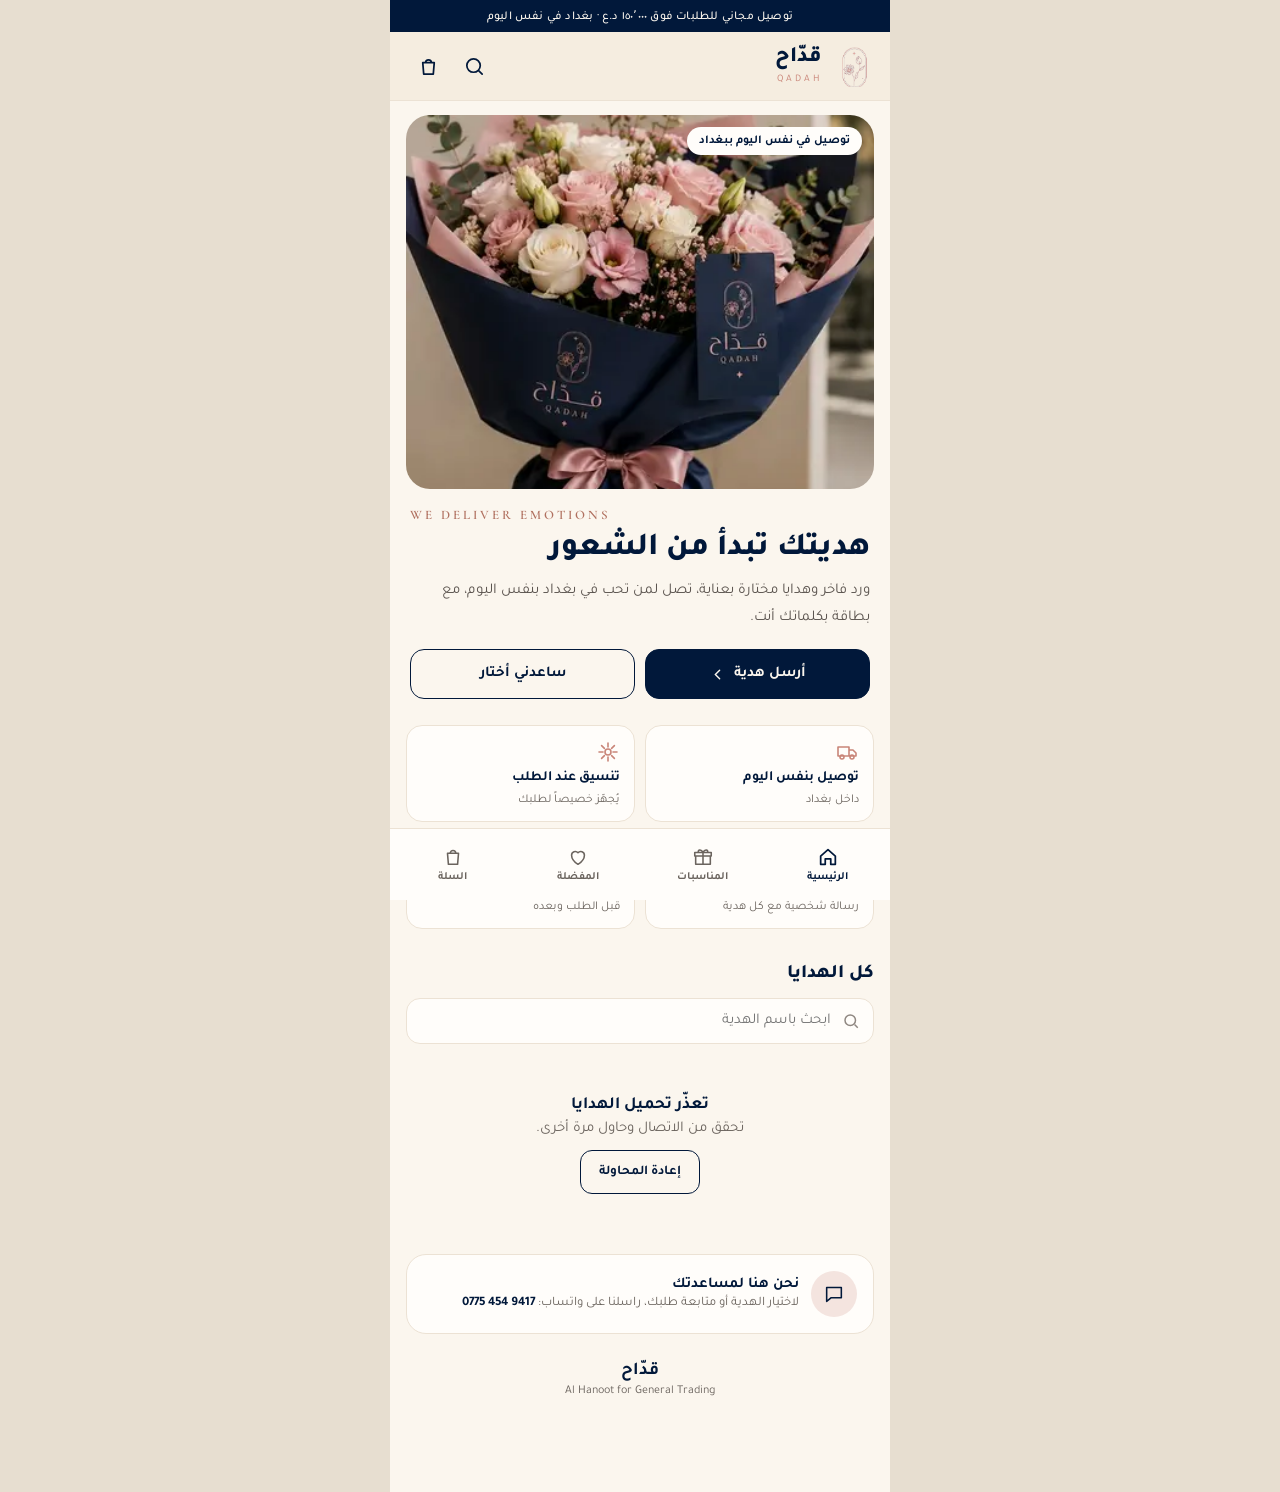
<file: index.html>
<!DOCTYPE html>
<html lang="ar" dir="rtl">
<head>
<meta charset="UTF-8">
<meta name="viewport" content="width=device-width, initial-scale=1, maximum-scale=1, user-scalable=no">
<title>قدّاح</title>
<link rel="preconnect" href="https://fonts.googleapis.com">
<link rel="preconnect" href="https://fonts.gstatic.com" crossorigin>
<link href="https://fonts.googleapis.com/css2?family=Tajawal:wght@400;500;700;800&family=Cormorant+Garamond:wght@500;600&display=swap" rel="stylesheet">
<link rel="stylesheet" href="styles.css">
<!-- SuperQi H5+ JSAPI bridge: the official hylid-bridge (superqi-dev-docs, JSAPI page).
     Loaded only inside the SuperQi container (user-agent check), because in a normal
     browser hylid-bridge also defines "my", so "typeof my" alone cannot tell us we are in SuperQi.
     QADAH_BRIDGE resolves to true once "my" is ready, false outside the app or on a load error. -->
<script>
  (function () {
    var ua = navigator.userAgent || "";
    var inApp = /AlipayClient|mPaaSClient|MiniProgram|SuperQi|QiNEO|Ariver|Griver|AppContainer|iapwallet/i.test(ua);
    window.QADAH_IN_SUPERQI = inApp;
    window.QADAH_BRIDGE = new Promise(function (resolve) {
      if (!inApp) { resolve(false); return; }
      var done = false;
      function finish(v) { if (!done) { done = true; resolve(v); } }
      var s = document.createElement("script");
      s.src = "https://cdn.marmot-cloud.com/npm/hylid-bridge/2.10.0/index.js";
      s.onload = function () { finish(typeof my !== "undefined" && !!my); };
      s.onerror = function () { finish(false); };
      setTimeout(function () { finish(typeof my !== "undefined" && !!my); }, 8000);
      document.head.appendChild(s);
    });
  })();
</script>
</head>
<body class="has-bnav" id="top">
<div class="promo">توصيل مجاني للطلبات فوق ١٥٠٬٠٠٠ د.ع · بغداد في نفس اليوم</div>
<header class="app-header">
  <a class="brand-link" href="index.html">
    <div class="brand">
      <img class="brand-icon" src="icon-cream.png" alt="">
      <span class="brand-text"><span class="brand-ar">قدّاح</span><span class="brand-en">QADAH</span></span>
    </div>
  </a>
  <div class="head-actions">
    <button class="icon-btn" type="button" aria-label="بحث" onclick="goSearch()">
      <svg viewBox="0 0 24 24" fill="none" stroke="currentColor" stroke-width="1.8" stroke-linecap="round"><path d="M11 18a7 7 0 1 0 0-14 7 7 0 0 0 0 14zM20 20l-4-4"/></svg>
    </button>
    <a class="icon-btn" href="cart.html" aria-label="السلة">
      <svg viewBox="0 0 24 24" fill="none" stroke="currentColor" stroke-width="1.8" stroke-linejoin="round"><path d="M6 8h12l-1 12H7L6 8z"/><path d="M9 8a3 3 0 0 1 6 0"/></svg>
      <span class="cart-badge" data-cart-count style="display:none">0</span>
    </a>
  </div>
</header>

<!-- Hero -->
<section class="hx">
  <div class="hx-media ph">
    <img src="c1-hero.webp" alt="باقة من قدّاح" onerror="this.remove()">
    <span class="hx-pill">توصيل في نفس اليوم ببغداد</span>
  </div>
  <div class="hx-body">
    <div class="latin">WE DELIVER EMOTIONS</div>
    <h1 class="hx-title">هديتك تبدأ من الشعور</h1>
    <p class="hx-sub">ورد فاخر وهدايا مختارة بعناية، تصل لمن تحب في بغداد بنفس اليوم، مع بطاقة بكلماتك أنت.</p>
    <div class="hx-cta">
      <a class="hx-btn" href="#occasions">أرسل هدية
        <svg viewBox="0 0 24 24" fill="none" stroke="currentColor" stroke-width="2" stroke-linecap="round"><path d="M15 6l-6 6 6 6"/></svg></a>
      <a class="hx-btn ghost" href="#finder">ساعدني أختار</a>
    </div>
  </div>
</section>

<!-- Moving banner: products picked in the dashboard (pbanner.js) -->
<section id="bannerSec" hidden></section>

<!-- Trust -->
<section class="tgrid" aria-label="لماذا قدّاح">
  <div class="titem">
    <svg viewBox="0 0 24 24" fill="none" stroke="currentColor" stroke-width="1.6" stroke-linejoin="round"><path d="M3 7h11v9H3zM14 10h4l3 3v3h-7M7 19a2 2 0 1 0 0-4 2 2 0 0 0 0 4zM17 19a2 2 0 1 0 0-4 2 2 0 0 0 0 4z"/></svg>
    <b>توصيل بنفس اليوم</b><span>داخل بغداد</span>
  </div>
  <div class="titem">
    <svg viewBox="0 0 24 24" fill="none" stroke="currentColor" stroke-width="1.6" stroke-linecap="round"><path d="M12 15a3 3 0 1 0 0-6 3 3 0 0 0 0 6zM12 3v4M12 17v4M3 12h4M17 12h4M5.6 5.6l2.8 2.8M15.6 15.6l2.8 2.8M18.4 5.6l-2.8 2.8M8.4 15.6l-2.8 2.8"/></svg>
    <b>تنسيق عند الطلب</b><span>يُجهّز خصيصاً لطلبك</span>
  </div>
  <div class="titem">
    <svg viewBox="0 0 24 24" fill="none" stroke="currentColor" stroke-width="1.6" stroke-linejoin="round"><path d="M4 6h16v12H4zM8 10h8M8 14h5"/></svg>
    <b>بطاقة بكلماتك</b><span>رسالة شخصية مع كل هدية</span>
  </div>
  <div class="titem">
    <svg viewBox="0 0 24 24" fill="none" stroke="currentColor" stroke-width="1.6" stroke-linejoin="round"><path d="M4 5h16v11H9l-5 4z"/></svg>
    <b>دعم عبر واتساب</b><span>قبل الطلب وبعده</span>
  </div>
</section>

<!-- What do you want to say? -->
<section class="sec" id="occasions" hidden>
  <div class="sec-head">
    <h2 class="sec-title">ماذا تريد أن تقول؟</h2>
    <p class="sec-sub">اختر الشعور، ونعرض لك الهدايا المناسبة.</p>
  </div>
  <div class="hchips" id="occChips" role="group" aria-label="المناسبات"></div>
  <div class="hchips small" id="recChips" role="group" aria-label="لمن الهدية" hidden></div>
</section>

<!-- Gifts -->
<section class="sec" id="gifts">
  <div class="gbar">
    <div><h3 id="gridTitle">كل الهدايا</h3><div class="count" id="count" aria-live="polite"></div></div>
    <button class="clear" type="button" id="clearBtn" hidden onclick="clearFilters()">عرض الكل</button>
  </div>
  <label class="gsearch"><span class="brand-en" style="position:absolute;width:1px;height:1px;overflow:hidden">ابحث</span>
    <input id="search" type="search" placeholder="ابحث باسم الهدية" autocomplete="off">
    <svg viewBox="0 0 24 24" fill="none" stroke="currentColor" stroke-width="2"><circle cx="11" cy="11" r="7"/><path d="M21 21l-4.3-4.3"/></svg>
  </label>
  <div class="hchips small" id="catChips" role="group" aria-label="النوع" hidden style="padding-top:0;margin:-2px 0 6px"></div>
  <div class="hchips small" id="colorChips" role="group" aria-label="اللون" hidden style="padding-top:0;margin:-2px 0 10px"></div>
  <div class="ggrid" id="grid"></div>
</section>

<!-- Gift finder -->
<section class="finder" id="finder" hidden>
  <div class="latin">GIFT FINDER</div>
  <h2>محتار ماذا تهدي؟</h2>
  <p class="lead">ثلاثة أسئلة سريعة، ونقترح لك الأنسب.</p>
  <div id="finderBody" aria-live="polite"></div>
</section>

<!-- Help -->
<section class="helpbox">
  <div class="ic"><svg viewBox="0 0 24 24" fill="none" stroke="currentColor" stroke-width="1.7" stroke-linejoin="round"><path d="M4 5h16v11H9l-5 4z"/></svg></div>
  <div><b>نحن هنا لمساعدتك</b><span>لاختيار الهدية أو متابعة طلبك، راسلنا على واتساب: <span class="num">0775 454 9417</span></span></div>
</section>

<div class="foot-note" id="footNote"><b>قدّاح</b>Al Hanoot for General Trading</div>

<nav class="bnav" aria-label="التنقل">
  <a href="#top" class="on">
    <svg viewBox="0 0 24 24" fill="none" stroke="currentColor" stroke-width="1.9" stroke-linejoin="round"><path d="M4 11l8-7 8 7v9h-5v-6H9v6H4z"/></svg>الرئيسية</a>
  <a href="#occasions">
    <svg viewBox="0 0 24 24" fill="none" stroke="currentColor" stroke-width="1.7" stroke-linejoin="round"><path d="M4 11h16v9H4zM3 7h18v4H3zM12 7v13M12 7c-2-4-6-3-5 0M12 7c2-4 6-3 5 0"/></svg>المناسبات</a>
  <button type="button" onclick="showWishlist()">
    <svg viewBox="0 0 24 24" fill="none" stroke="currentColor" stroke-width="1.7" stroke-linejoin="round"><path d="M12 20s-7-4.5-7-10a4 4 0 0 1 7-2.6A4 4 0 0 1 19 10c0 5.5-7 10-7 10z"/></svg><span id="wishNav">المفضلة</span></button>
  <a href="cart.html">
    <svg viewBox="0 0 24 24" fill="none" stroke="currentColor" stroke-width="1.7" stroke-linejoin="round"><path d="M6 8h12l-1 12H7L6 8z"/><path d="M9 8a3 3 0 0 1 6 0"/></svg>السلة
    <span class="cart-badge" data-cart-count style="display:none">0</span></a>
</nav>

<div class="qtoast" id="qtoast" role="status"></div>

<script src="config.js"></script>
<script src="cart.js"></script>
<script src="superqi.js"></script>
<script src="ui.js"></script>
<script src="pbanner.js"></script>
<style>
  #colorChips[hidden], #catChips[hidden], #bannerSec[hidden] { display: none; }
  .csw { width: 18px; height: 18px; border-radius: 50%; border: 1px solid rgba(1,24,58,.2); flex-shrink: 0; }
  .csw.mix { background: conic-gradient(#c62828,#f2c94c,#4caf50,#4a74c9,#8e5bb5,#e991a8,#c62828); }
  .hchip[aria-pressed="true"] .csw { border-color: rgba(251,246,238,.6); }
</style>
<script>
  var BUDGETS = [
    { id: "low",  label: "أقل من ٧٥ ألف",     test: function (p) { return p.price < 75000; } },
    { id: "mid",  label: "من ٧٥ إلى ١٥٠ ألف", test: function (p) { return p.price >= 75000 && p.price <= 150000; } },
    { id: "high", label: "أكثر من ١٥٠ ألف",   test: function (p) { return p.price > 150000; } },
    { id: "any",  label: "لا يهم",            test: function () { return true; } }
  ];
  var S = { all: [], occasions: [], recipients: [], colors: [], cats: [], occ: "", rec: "", col: "", cat: "", q: "", wishOnly: false,
            f: { step: 0, rec: null, occ: null, budget: null } };
  var $ = function (id) { return document.getElementById(id); };
  function nameOf(list, id) { var x = list.find(function (t) { return t.id === id; }); return x ? x.name_ar : ""; }

  // ---------- types (ورد، زنابق، صناديق...) ----------
  function renderCats() {
    var box = $("catChips");
    if (S.cats.length < 2 && !S.cat) { box.hidden = true; return; }
    box.hidden = false;
    box.innerHTML = '<span class="hchips-label">النوع:</span>' + [""].concat(S.cats).map(function (n) {
      return '<button type="button" class="hchip" data-cat="' + esc(n) + '" aria-pressed="' + (!S.wishOnly && S.cat === n) + '">' + (n ? esc(n) : "الكل") + "</button>";
    }).join("");
  }
  $("catChips").addEventListener("click", function (e) {
    var b = e.target.closest("[data-cat]"); if (!b) return;
    S.cat = b.getAttribute("data-cat"); S.wishOnly = false; renderChips(); renderGrid();
  });

  // ---------- colors ----------
  function swatch(c) { return c.hex ? '<span class="csw" style="background:' + esc(c.hex) + '"></span>' : '<span class="csw mix"></span>'; }
  function renderColors() {
    var box = $("colorChips");
    if (S.colors.length < 2 && !S.col) { box.hidden = true; return; }
    box.hidden = false;
    box.innerHTML = '<span class="hchips-label">اللون:</span>' + S.colors.map(function (c) {
      return '<button type="button" class="hchip" data-col="' + esc(c.id) + '" aria-pressed="' + (!S.wishOnly && S.col === c.id) + '">' + swatch(c) + esc(c.name_ar) + "</button>";
    }).join("");
  }
  $("colorChips").addEventListener("click", function (e) {
    var b = e.target.closest("[data-col]"); if (!b) return;
    var v = b.getAttribute("data-col"); S.col = S.col === v ? "" : v; S.wishOnly = false; renderChips(); renderGrid();
  });
  function renderBanner() {
    if (!window.QadahBanner) return;
    QadahBanner.mount($("bannerSec"), S.all.filter(function (p) { return p.in_banner; }),
      { img: photo, price: function (p) { return formatPrice(p.price); }, title: "من تشكيلتنا" });
  }

  // ---------- chips ----------
  function renderChips() {
    renderCats();
    renderColors();
    var sec = $("occasions");
    if (!S.occasions.length) { sec.hidden = true; return; }
    sec.hidden = false;
    $("occChips").innerHTML = [{ id: "", name_ar: "الكل", icon: "all" }].concat(S.occasions).map(function (o) {
      return '<button type="button" class="hchip" data-occ="' + esc(o.id) + '" aria-pressed="' + (!S.wishOnly && S.occ === o.id) + '">' + icon(o.icon) + esc(o.name_ar) + "</button>";
    }).join("");
    var rec = $("recChips");
    if (!S.recipients.length) { rec.hidden = true; return; }
    rec.hidden = false;
    rec.innerHTML = '<span class="hchips-label">لمن؟</span>' + S.recipients.map(function (r) {
      return '<button type="button" class="hchip" data-rec="' + esc(r.id) + '" aria-pressed="' + (!S.wishOnly && S.rec === r.id) + '">' + icon(r.icon) + esc(r.name_ar) + "</button>";
    }).join("");
  }
  $("occChips").addEventListener("click", function (e) {
    var b = e.target.closest("[data-occ]"); if (!b) return;
    S.occ = b.getAttribute("data-occ"); S.wishOnly = false; renderChips(); renderGrid();
  });
  $("recChips").addEventListener("click", function (e) {
    var b = e.target.closest("[data-rec]"); if (!b) return;
    var v = b.getAttribute("data-rec"); S.rec = S.rec === v ? "" : v; S.wishOnly = false; renderChips(); renderGrid();
  });

  // ---------- grid ----------
  function visible() {
    var q = S.q.toLowerCase(), wish = Wish.all();
    return S.all.filter(function (p) {
      if (S.wishOnly && wish.indexOf(p.id) === -1) return false;
      if (S.occ && (p.occasion_ids || []).indexOf(S.occ) === -1) return false;
      if (S.rec && (p.recipient_ids || []).indexOf(S.rec) === -1) return false;
      if (S.col && (p.color_ids || []).indexOf(S.col) === -1) return false;
      if (S.cat && p.category !== S.cat) return false;
      if (q && ((p.name_ar || "") + " " + (p.name_en || "") + " " + (p.code || "")).toLowerCase().indexOf(q) === -1) return false;
      return true;
    });
  }
  function title() {
    if (S.wishOnly) return "المفضلة";
    var parts = [S.cat, nameOf(S.occasions, S.occ), nameOf(S.recipients, S.rec), nameOf(S.colors, S.col)].filter(Boolean);
    return parts.length ? parts.join(" · ") : "كل الهدايا";
  }
  function card(p) {
    var src = photo(p), wished = Wish.has(p.id);
    var occ = (p.occasion_ids || []).map(function (id) { return nameOf(S.occasions, id); }).filter(Boolean).slice(0, 1);
    var badge = BADGES[p.badge]
      ? '<span class="gbadge' + (p.badge === "premium" ? " premium" : "") + '">' + BADGES[p.badge] + "</span>"
      : (p.featured ? '<span class="gbadge">مختارة لك</span>' : "");
    var href = "product.html?id=" + encodeURIComponent(p.id);
    return '<article class="gcard">' +
      '<a class="gcard-media ph" href="' + href + '" tabindex="-1" aria-hidden="true">' +
        (src ? '<img src="' + esc(src) + '" alt="" loading="lazy" onerror="this.remove()">' : "") + "</a>" +
      badge +
      '<button type="button" class="gwish" data-wish="' + esc(p.id) + '" aria-pressed="' + wished + '" aria-label="' + (wished ? "إزالة من المفضلة" : "أضف إلى المفضلة") + '">' +
        '<span><svg viewBox="0 0 24 24" fill="none" stroke="currentColor" stroke-width="1.8" stroke-linejoin="round"><path d="M12 20s-7-4.5-7-10a4 4 0 0 1 7-2.6A4 4 0 0 1 19 10c0 5.5-7 10-7 10z"/></svg></span></button>' +
      '<div class="gcard-body">' +
        '<div class="gmeta"><svg viewBox="0 0 24 24" fill="none" stroke="currentColor" stroke-width="2" stroke-linecap="round"><path d="M12 21a9 9 0 1 0 0-18 9 9 0 0 0 0 18zM12 7v5l3 2"/></svg>يصل اليوم' + (occ.length ? " · " + esc(occ[0]) : "") + "</div>" +
        '<a class="gname" href="' + href + '">' + esc(p.name_ar || p.name_en || "") + "</a>" +
        '<div class="gfoot"><span class="gprice">' + formatPrice(p.price) + " <small>د.ع</small></span>" +
          '<button type="button" class="gadd" data-add="' + esc(p.id) + '" aria-label="أضف ' + esc(p.name_ar || "") + ' إلى السلة">' +
          '<svg viewBox="0 0 24 24" fill="none" stroke="currentColor" stroke-width="2.2" stroke-linecap="round"><path d="M12 5v14M5 12h14"/></svg></button></div>' +
      "</div></article>";
  }
  function renderGrid() {
    var list = visible(), grid = $("grid");
    grid.classList.remove("skel");
    $("gridTitle").textContent = title();
    $("count").textContent = countWord(list.length);
    $("clearBtn").hidden = !(S.occ || S.rec || S.col || S.cat || S.q || S.wishOnly);
    if (!list.length) {
      grid.innerHTML = S.wishOnly
        ? '<div class="gstate"><b>لا توجد هدايا في المفضلة بعد</b>اضغط على القلب في أي هدية لتحفظها هنا.</div>'
        : '<div class="gstate"><b>لا توجد هدايا مطابقة</b>جرّب نوعاً أو مناسبة أو لوناً آخر، أو امسح البحث.<br><button type="button" onclick="clearFilters()">عرض كل الهدايا</button></div>';
      return;
    }
    grid.innerHTML = list.map(card).join("");
  }
  $("grid").addEventListener("click", function (e) {
    var a = e.target.closest("[data-add]");
    if (a) {
      var id = a.getAttribute("data-add"), p = S.all.find(function (x) { return x.id === id; });
      Cart.add(id, 1);
      toast("أُضيفت «" + esc(p ? p.name_ar : "") + '» إلى السلة <a href="cart.html">إتمام الطلب</a>');
      return;
    }
    var w = e.target.closest("[data-wish]");
    if (w) {
      var on = Wish.toggle(w.getAttribute("data-wish"));
      w.setAttribute("aria-pressed", on);
      w.setAttribute("aria-label", on ? "إزالة من المفضلة" : "أضف إلى المفضلة");
      updateWishNav();
      if (S.wishOnly) renderGrid();
    }
  });
  function updateWishNav() {
    var n = Wish.all().filter(function (id) { return S.all.some(function (p) { return p.id === id; }); }).length;
    $("wishNav").textContent = n ? "المفضلة (" + n + ")" : "المفضلة";
  }
  function showWishlist() {
    S.wishOnly = true; S.occ = ""; S.rec = ""; S.col = ""; S.cat = ""; S.q = ""; $("search").value = "";
    renderChips(); renderGrid(); $("gifts").scrollIntoView({ behavior: "smooth" });
  }
  function clearFilters() {
    S.occ = ""; S.rec = ""; S.col = ""; S.cat = ""; S.q = ""; S.wishOnly = false; $("search").value = "";
    renderChips(); renderGrid();
  }
  function goSearch() { $("gifts").scrollIntoView({ behavior: "smooth" }); setTimeout(function () { $("search").focus(); }, 300); }
  $("search").addEventListener("input", function () { S.q = this.value.trim(); S.wishOnly = false; renderGrid(); });

  // ---------- gift finder ----------
  function steps() {
    var out = [];
    if (S.recipients.length) out.push({ key: "rec", q: "لمن الهدية؟", opts: S.recipients.map(function (r) { return { v: r.id, l: r.name_ar }; }).concat([{ v: "", l: "لأي شخص" }]) });
    if (S.occasions.length) out.push({ key: "occ", q: "ما المناسبة؟", opts: S.occasions.map(function (o) { return { v: o.id, l: o.name_ar }; }) });
    out.push({ key: "budget", q: "كم ميزانيتك تقريباً؟", opts: BUDGETS.map(function (b) { return { v: b.id, l: b.label }; }) });
    return out;
  }
  function matches() {
    var f = S.f, b = BUDGETS.find(function (x) { return x.id === f.budget; }) || BUDGETS[3];
    var base = S.all.filter(b.test);
    var hasO = function (p) { return f.occ && (p.occasion_ids || []).indexOf(f.occ) !== -1; };
    var hasR = function (p) { return f.rec && (p.recipient_ids || []).indexOf(f.rec) !== -1; };
    var list = base.filter(function (p) { return (!f.occ || hasO(p)) && (!f.rec || hasR(p)); }), exact = true;
    if (!list.length) { exact = false; list = base.filter(function (p) { return hasO(p) || hasR(p); }).sort(function (a, c) { return (hasO(c) * 2 + hasR(c)) - (hasO(a) * 2 + hasR(a)); }); }
    if (!list.length) { exact = false; list = base; }
    return { list: list.slice(0, 3), exact: exact };
  }
  function renderFinder() {
    $("finder").hidden = S.all.length < 2;
    var st = steps(), f = S.f, body = $("finderBody");
    var bars = '<div class="fbars">' + st.map(function (_, i) { return '<i class="' + (i <= f.step ? "on" : "") + '"></i>'; }).join("") + "</div>";
    if (f.step < st.length) {
      var s = st[f.step];
      body.innerHTML = bars + '<div class="fstep">السؤال ' + (f.step + 1) + " من " + st.length + '</div><div class="fq">' + s.q + "</div>" +
        '<div class="fopts">' + s.opts.map(function (o) { return '<button type="button" class="fopt" data-v="' + esc(o.v) + '">' + esc(o.l) + "</button>"; }).join("") + "</div>" +
        (f.step > 0 ? '<button type="button" class="fback" data-back="1">رجوع للسؤال السابق</button>' : "");
      body.onclick = function (e) {
        var o = e.target.closest(".fopt");
        if (o) { f[s.key] = o.getAttribute("data-v") || null; f.step++; renderFinder(); return; }
        if (e.target.closest("[data-back]")) { f.step--; renderFinder(); }
      };
      return;
    }
    var m = matches();
    var summary = [nameOf(S.recipients, f.rec), nameOf(S.occasions, f.occ), (BUDGETS.find(function (b) { return b.id === f.budget; }) || {}).label].filter(Boolean).map(esc).join(" · ");
    body.innerHTML = bars + '<div class="fstep">' + summary + '</div><div class="fq">' + (m.exact ? "اخترنا لك " + countWord(m.list.length) : "لم نجد تطابقاً كاملاً، هذه أقرب الخيارات") + "</div>" +
      m.list.map(function (p) {
        return '<a class="fmatch" href="product.html?id=' + encodeURIComponent(p.id) + '"><span class="fmatch-img ph">' +
          (photo(p) ? '<img src="' + esc(photo(p)) + '" alt="" loading="lazy" onerror="this.remove()">' : "") +
          "</span><b>" + esc(p.name_ar) + "</b><span>" + formatPrice(p.price) + " د.ع</span></a>";
      }).join("") +
      '<div class="factions">' + (m.exact && (f.occ || f.rec) ? '<button type="button" class="fapply" data-apply="1">اعرض كل المطابق</button>' : "") +
      '<button type="button" class="freset" data-reset="1">من جديد</button></div>';
    body.onclick = function (e) {
      if (e.target.closest("[data-apply]")) {
        S.occ = f.occ || ""; S.rec = f.rec || ""; S.wishOnly = false; S.q = ""; $("search").value = "";
        renderChips(); renderGrid(); $("gifts").scrollIntoView({ behavior: "smooth" });
      } else if (e.target.closest("[data-reset]")) {
        S.f = { step: 0, rec: null, occ: null, budget: null }; renderFinder();
      }
    };
  }

  // ---------- load ----------
  (async function load() {
    var grid = $("grid");
    grid.classList.add("skel");
    grid.innerHTML = Array.from({ length: 4 }).map(function () {
      return '<div class="gcard"><div class="gcard-media"></div><div class="gcard-body"><div class="gmeta">تحميل</div><div class="gname">تحميل اسم الهدية</div><div class="gprice">00000</div></div></div>';
    }).join("");
    try {
      var cols = "select=id,code,name_ar,name_en,price,category,featured,image_url,occasion_ids,recipient_ids,badge";
      // Display order from the dashboard; falls back to the old order if the new columns are not there yet.
      try { S.all = await fetchCatalog(cols + ",sort_order,in_banner,color_ids&order=sort_order.asc,code.asc"); }
      catch (e1) { S.all = await fetchCatalog(cols + "&order=featured.desc,code.asc"); }
    } catch (err) {
      console.error(err);
      grid.classList.remove("skel");
      grid.innerHTML = '<div class="gstate"><b>تعذّر تحميل الهدايا</b>تحقق من الاتصال وحاول مرة أخرى.<br><button type="button" onclick="location.reload()">إعادة المحاولة</button></div>';
      return;
    }
    if (!S.all.length) { grid.classList.remove("skel"); grid.innerHTML = '<div class="gstate"><b>لا توجد هدايا حالياً</b>نجهّز تشكيلتنا، عد قريباً.</div>'; return; }
    var t = await loadTags();
    // Only show options that actually have products, so a tap never lands on an empty list.
    S.occasions = t.occasions.filter(function (o) { return S.all.some(function (p) { return (p.occasion_ids || []).indexOf(o.id) !== -1; }); });
    S.recipients = t.recipients.filter(function (r) { return S.all.some(function (p) { return (p.recipient_ids || []).indexOf(r.id) !== -1; }); });
    try {
      var cl = await rest("product_colors?select=id,name_ar,hex,sort_order&is_active=eq.true&order=sort_order.asc");
      S.colors = cl.filter(function (c) { return S.all.some(function (p) { return (p.color_ids || []).indexOf(c.id) !== -1; }); });
    } catch (e2) { S.colors = []; }
    // Types are managed in the dashboard (product_categories): only visible types that have products.
    // If the table is not there yet, build them from the products themselves.
    try {
      var kk = await rest("product_categories?select=name_ar,sort_order&is_active=eq.true&order=sort_order.asc");
      S.cats = kk.map(function (x) { return x.name_ar; }).filter(function (n) { return S.all.some(function (p) { return p.category === n; }); });
    } catch (e3) {
      S.cats = S.all.map(function (p) { return p.category; }).filter(function (v, i, a) { return v && a.indexOf(v) === i; });
    }
    var h = new URLSearchParams(location.hash.replace(/^#/, ""));
    if (h.get("occ") && S.occasions.some(function (o) { return o.id === h.get("occ"); })) S.occ = h.get("occ");
    if (h.get("rec") && S.recipients.some(function (r) { return r.id === h.get("rec"); })) S.rec = h.get("rec");
    if (h.get("col") && S.colors.some(function (c) { return c.id === h.get("col"); })) S.col = h.get("col");
    if (h.get("cat") && S.cats.indexOf(h.get("cat")) !== -1) S.cat = h.get("cat");
    if (location.hash === "#wish") S.wishOnly = true;
    renderBanner(); renderChips(); renderGrid(); renderFinder(); updateWishNav();
    if (S.occ || S.rec || S.col || S.cat || S.wishOnly) $("gifts").scrollIntoView();
  })();
</script>
</body>
</html>
</file>
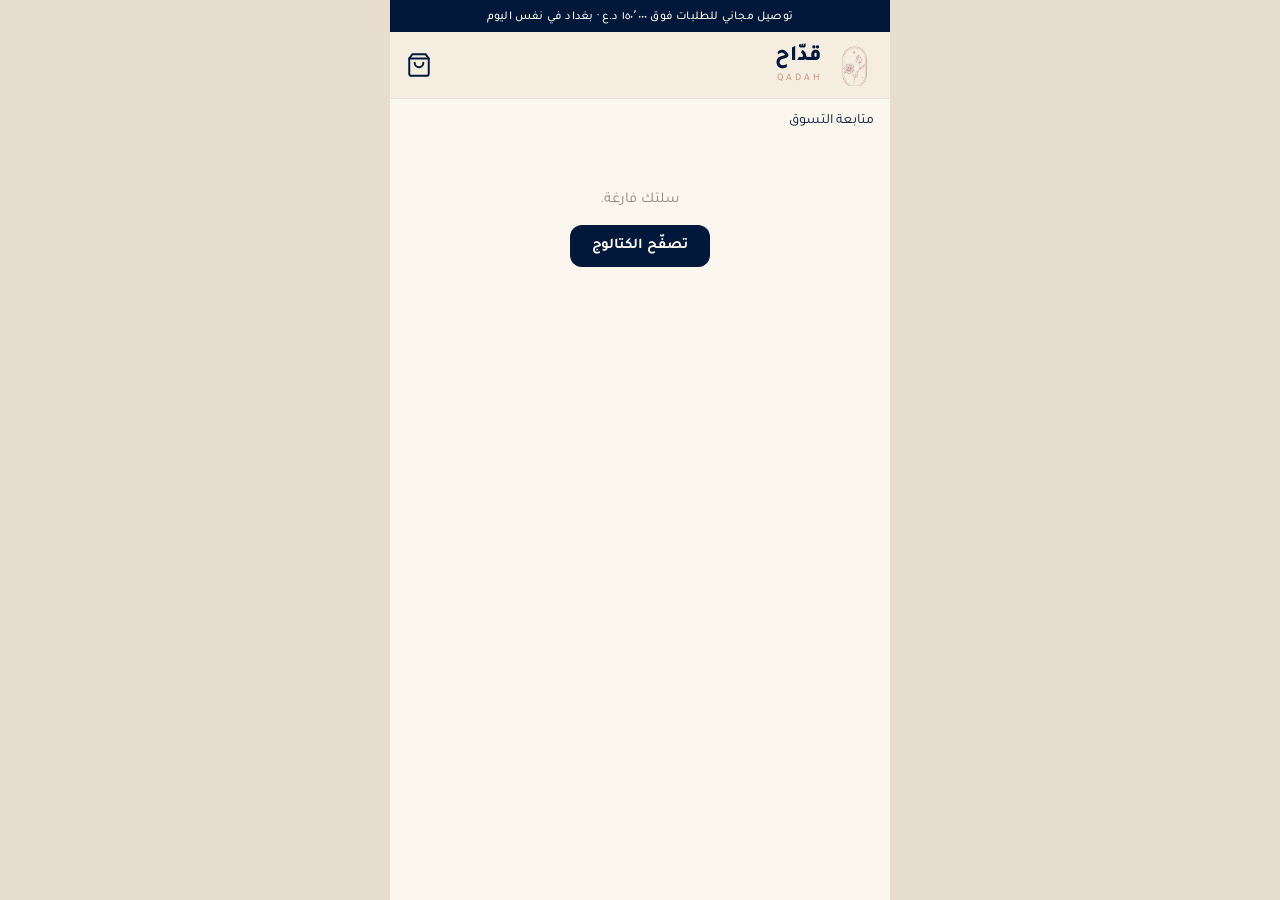
<file: cart.html>
<!DOCTYPE html>
<html lang="ar" dir="rtl">
<head>
<meta charset="UTF-8">
<meta name="viewport" content="width=device-width, initial-scale=1, maximum-scale=1, user-scalable=no">
<title>قدّاح</title>
<link rel="preconnect" href="https://fonts.googleapis.com">
<link rel="preconnect" href="https://fonts.gstatic.com" crossorigin>
<link href="https://fonts.googleapis.com/css2?family=Amiri:wght@400;700&family=Tajawal:wght@400;500;700&display=swap" rel="stylesheet">
<link rel="stylesheet" href="styles.css">
<!-- SuperQi H5+ JSAPI bridge: the official hylid-bridge (superqi-dev-docs, JSAPI page).
     Loaded only inside the SuperQi container (user-agent check), because in a normal
     browser hylid-bridge also defines "my", so "typeof my" alone cannot tell us we are in SuperQi.
     QADAH_BRIDGE resolves to true once "my" is ready, false outside the app or on a load error. -->
<script>
  (function () {
    var ua = navigator.userAgent || "";
    var inApp = /AlipayClient|mPaaSClient|MiniProgram|SuperQi|QiNEO|Ariver|Griver|AppContainer|iapwallet/i.test(ua);
    window.QADAH_IN_SUPERQI = inApp;
    window.QADAH_BRIDGE = new Promise(function (resolve) {
      if (!inApp) { resolve(false); return; }
      var done = false;
      function finish(v) { if (!done) { done = true; resolve(v); } }
      var s = document.createElement("script");
      s.src = "https://cdn.marmot-cloud.com/npm/hylid-bridge/2.10.0/index.js";
      s.onload = function () { finish(typeof my !== "undefined" && !!my); };
      s.onerror = function () { finish(false); };
      setTimeout(function () { finish(typeof my !== "undefined" && !!my); }, 8000);
      document.head.appendChild(s);
    });
  })();
</script>
<style>
  /* Step 4: payment result screens (reuse .success, .btn-primary, .btn-secondary) */
  .pay-failed .tick { background: var(--rose-soft, #f4e4df); color: var(--rose-strong); }
  .pay-wait .tick { background: var(--cream, #f5ede0); }
  .pay-text { color: var(--ink); font-size: 15px; line-height: 1.7; margin: 6px auto 4px; max-width: 320px; }
  .pay-code { color: var(--muted); font-size: 14px; margin: 6px 0 14px; }
  .pay-actions { display: flex; flex-direction: column; gap: 10px; max-width: 280px; margin: 0 auto; }
  .pay-actions button { width: 100%; }
  .pay-help { margin-top: 22px; color: var(--muted); font-size: 13px; }
</style>
</head>
<body>
<div class="promo">توصيل مجاني للطلبات فوق ١٥٠٬٠٠٠ د.ع · بغداد في نفس اليوم</div>
<header class="app-header">
  <a class="brand-link" href="index.html">
    <div class="brand">
      <img class="brand-icon" src="icon-cream.png" alt="قدّاح QADAH">
      <span class="brand-text"><span class="brand-ar">قدّاح</span><span class="brand-en">QADAH</span></span>
    </div>
  </a>
  <a class="cart-link" href="cart.html" aria-label="السلة">
    <svg viewBox="0 0 24 24" fill="none" stroke="currentColor" stroke-width="1.8" stroke-linecap="round" stroke-linejoin="round">
      <path d="M6 2 3 6v14a2 2 0 0 0 2 2h14a2 2 0 0 0 2-2V6l-3-4z"/>
      <path d="M3 6h18"/>
      <path d="M16 10a4 4 0 0 1-8 0"/>
    </svg>
    <span class="cart-badge" data-cart-count>0</span>
  </a>
</header>

<a class="back-link" href="index.html">متابعة التسوق</a>

<main id="view" aria-live="polite">
  <div class="state">جارٍ التحميل...</div>
</main>

<div class="modal-overlay" id="overlay">
  <div class="modal" role="dialog" aria-modal="true" aria-labelledby="modalTitle">
    <h2 id="modalTitle">إتمام الطلب</h2>
    <p class="modal-sub">عبّئ بيانات الطلب. الأسعار تُحسب من الخادم عند التأكيد.</p>

    <div class="form-section">بيانات صاحب الطلب</div>
    <div class="field">
      <label for="cName">الاسم *</label>
      <input id="cName" type="text" autocomplete="name">
    </div>
    <div class="two">
      <div class="field">
        <label for="cPhone">رقم الهاتف *</label>
        <input id="cPhone" type="tel" inputmode="tel" autocomplete="tel">
      </div>
      <div class="field">
        <label for="cEmail">البريد (اختياري)</label>
        <input id="cEmail" type="email" autocomplete="email">
      </div>
    </div>

    <div class="form-section">بيانات المستلم</div>
    <div class="two">
      <div class="field">
        <label for="rName">اسم المستلم *</label>
        <input id="rName" type="text">
      </div>
      <div class="field">
        <label for="rPhone">هاتف المستلم *</label>
        <input id="rPhone" type="tel" inputmode="tel">
      </div>
    </div>

    <div class="form-section">التوصيل</div>
    <div class="field">
      <label for="dAddress">العنوان *</label>
      <textarea id="dAddress"></textarea>
    </div>
    <div class="two">
      <div class="field">
        <label for="dDate">يوم التوصيل (اختياري)</label>
        <input id="dDate" type="date">
      </div>
      <div class="field">
        <label for="dSlot">الفترة (اختياري)</label>
        <select id="dSlot">
          <option value="">اختر</option>
          <option value="صباحاً">صباحاً</option>
          <option value="ظهراً">ظهراً</option>
          <option value="مساءً">مساءً</option>
        </select>
      </div>
    </div>
    <div class="field">
      <label for="dNotes">ملاحظات التوصيل (اختياري)</label>
      <textarea id="dNotes"></textarea>
    </div>

    <div class="field">
      <label for="gift">رسالة الهدية (اختياري)</label>
      <textarea id="gift"></textarea>
    </div>

    <p class="modal-error" id="modalError"></p>

    <div class="modal-actions">
      <button type="button" class="btn-secondary" id="cancelBtn">رجوع</button>
      <button type="button" class="btn-primary" id="confirmBtn">تأكيد الطلب</button>
    </div>
  </div>
</div>

<script src="config.js"></script>
<script src="cart.js"></script>
<script src="superqi.js"></script>
<script>
  var CREATE_ORDER_URL = SUPABASE_URL + "/functions/v1/create_order";

  // Local (not UTC) today as YYYY-MM-DD, so the date picker cannot go before today.
  function todayStr() {
    var t = new Date();
    var m = String(t.getMonth() + 1).padStart(2, "0");
    var day = String(t.getDate()).padStart(2, "0");
    return t.getFullYear() + "-" + m + "-" + day;
  }
  (function () {
    var dateEl = document.getElementById("dDate");
    if (dateEl) dateEl.min = todayStr();
  })();

  var view = document.getElementById("view");
  var overlay = document.getElementById("overlay");
  var modalError = document.getElementById("modalError");
  var confirmBtn = document.getElementById("confirmBtn");
  var PRODUCTS = {};

  function setState(html, isError) {
    view.innerHTML =
      '<div class="state' + (isError ? " error" : "") + '">' + html + "</div>";
  }

  function showEmpty() {
    view.innerHTML =
      '<div class="empty">سلتك فارغة.<br><a href="index.html">تصفّح الكتالوج</a></div>';
  }

  function escapeHtml(s) {
    return String(s == null ? "" : s)
      .replace(/&/g, "&amp;")
      .replace(/</g, "&lt;")
      .replace(/>/g, "&gt;")
      .replace(/"/g, "&quot;");
  }

  function qtyOf(id) {
    var line = Cart.items().find(function (l) { return l.id === id; });
    return line ? line.qty : 0;
  }

  function lineHtml(p, qty) {
    var name = escapeHtml(p.name_ar || p.name_en || "");
    var unit = Number(p.price) || 0;
    var total = unit * qty;
    return (
      '<div class="cart-line">' +
        '<img class="line-img" src="' + imageUrl(p.image_url) + '" alt="' + name + '" ' +
        "onerror=\"this.onerror=null;this.src=PLACEHOLDER_IMG;\">" +
        '<div class="line-body">' +
          '<div class="line-name">' + name + "</div>" +
          '<div class="line-unit">' + formatPrice(unit) + ' د.ع للحبة</div>' +
          '<div class="line-controls">' +
            '<div class="mini-stepper">' +
              '<button type="button" data-action="dec" data-id="' + p.id + '" aria-label="إنقاص">‪−‬</button>' +
              '<span class="mq">' + qty + "</span>" +
              '<button type="button" data-action="inc" data-id="' + p.id + '" aria-label="زيادة">+</button>' +
            "</div>" +
            '<button type="button" class="remove-btn" data-action="remove" data-id="' + p.id + '">حذف</button>' +
          "</div>" +
        "</div>" +
        '<div class="line-total">' + formatPrice(total) + ' <span class="cur">د.ع</span></div>' +
      "</div>"
    );
  }

  function renderCart() {
    var lines = Cart.items().filter(function (l) { return PRODUCTS[l.id]; });
    if (!lines.length) { showEmpty(); return; }

    var pieces = 0;
    var subtotal = 0;
    var rows = lines.map(function (l) {
      var p = PRODUCTS[l.id];
      pieces += l.qty;
      subtotal += (Number(p.price) || 0) * l.qty;
      return lineHtml(p, l.qty);
    }).join("");

    view.innerHTML =
      '<div class="cart-list">' + rows + "</div>" +
      '<div class="summary">' +
        '<div class="summary-row"><span>عدد القطع</span><span>' + pieces + "</span></div>" +
        '<div class="summary-row"><span>المجموع الفرعي</span><span>' + formatPrice(subtotal) + " د.ع</span></div>" +
        '<div class="summary-row"><span>التوصيل</span><span class="muted">يُحسب لاحقاً</span></div>' +
        '<div class="summary-row summary-total"><span>الإجمالي</span><span>' + formatPrice(subtotal) + " د.ع</span></div>" +
      "</div>" +
      '<button type="button" class="checkout-btn" data-action="checkout">إتمام الطلب</button>';
  }

  function showSuccess(order, paid) {
    overlay.classList.remove("open");
    Cart.clear();
    var total = formatPrice(order.total) + " د.ع";
    var code = escapeHtml(order.order_code || "");
    view.innerHTML =
      '<div class="success">' +
        '<div class="tick">✓</div>' +
        "<h2>" + (paid ? "تم الدفع واستلام طلبك" : "تم استلام طلبك") + "</h2>" +
        '<div class="code">رقم الطلب: <span dir="ltr">' + code + "</span></div>" +
        '<div class="total">' + (paid ? "المبلغ المدفوع: " : "الإجمالي: ") + total + "</div>" +
        '<a href="index.html">العودة إلى الكتالوج</a>' +
      "</div>";
  }

  // ---------------------------------------------------------------------------
  // Step 4: payment inside SuperQi (Qi only, no method picker).
  // create_order runs first exactly as before; then the order is linked to the
  // Qi user and paid with my.tradePay. The cart is cleared only once paid.
  // Outside SuperQi nothing here runs and the old success screen is shown.
  // ---------------------------------------------------------------------------
  var PAY_ORDER = null;     // the order being paid (from create_order)
  var PAY_POLL = null;

  var WHATSAPP_HELP =
    '<div class="pay-help">تحتاج مساعدة؟ راسلنا على واتساب <span dir="ltr">0775 454 9417</span></div>';

  function payScreen(kind, title, text, buttons) {
    overlay.classList.remove("open");
    var code = PAY_ORDER && PAY_ORDER.order_code ? escapeHtml(PAY_ORDER.order_code) : "";
    view.innerHTML =
      '<div class="success pay-' + kind + '">' +
        '<div class="tick">' + (kind === "failed" ? "!" : "…") + "</div>" +
        "<h2>" + title + "</h2>" +
        '<p class="pay-text">' + text + "</p>" +
        (code ? '<div class="pay-code">رقم الطلب: <span dir="ltr">' + code + "</span></div>" : "") +
        '<div class="pay-actions">' + (buttons || "") + "</div>" +
        WHATSAPP_HELP +
      "</div>";
  }

  function showPaying() {
    payScreen("wait", "جارٍ فتح صفحة الدفع", "لحظات، نجهّز صفحة الدفع.", "");
  }

  function showDeclined(cancelled) {
    stopPoll();
    payScreen("failed", "لم تتم عملية الدفع",
      (cancelled ? "ألغيت الدفع. " : "") + "لم يُخصم أي مبلغ، وسلتك محفوظة كما هي.",
      '<button type="button" class="btn-primary" data-pay="retry">إعادة المحاولة</button>' +
      '<button type="button" class="btn-secondary" data-pay="cart">العودة إلى السلة</button>');
  }

  function showPending() {
    payScreen("wait", "نتأكد من الدفع",
      "لم يصلنا تأكيد الدفع بعد. لا تدفع مرة ثانية، سيتأكد طلبك تلقائياً إذا تم خصم المبلغ.",
      // No "back to cart" here, so the same items are not ordered and paid twice.
      '<button type="button" class="btn-primary" data-pay="check">تحقق من الدفع</button>');
    startPoll();
  }

  function onPaid() {
    stopPoll();
    SuperQi.clearPendingPayment();
    showSuccess(PAY_ORDER, true);
  }

  function handlePayResult(r) {
    if (r.state === "paid") return onPaid();
    if (r.state === "pending") return showPending();
    if (r.state === "failed" && !r.cancelled && r.tradePayCode) {
      // Unclear wallet answer: ask the server once before saying "not charged".
      return SuperQi.checkPayment(PAY_ORDER).then(function (c) {
        if (c.state === "paid") onPaid();
        else showDeclined(false);
      });
    }
    showDeclined(!!r.cancelled);
  }

  function startPayment(order) {
    PAY_ORDER = order;
    showPaying();
    // Link first (step 3), so the server sees the order on this Qi user.
    return SuperQi.linkOrder(order).then(function () {
      return SuperQi.payOrder(order);
    }).then(handlePayResult, function () { showDeclined(false); });
  }

  // While pending: ask the server a few times (it asks Qi), then leave the button.
  function startPoll() {
    stopPoll();
    var waits = [3000, 5000, 8000, 15000, 30000];
    var i = 0;
    function next() {
      if (i >= waits.length) return;
      PAY_POLL = setTimeout(function () {
        SuperQi.checkPayment(PAY_ORDER).then(function (c) {
          if (c.state === "paid") onPaid();
          else if (c.state === "failed") showDeclined(false);
          else { i++; next(); }
        });
      }, waits[i]);
    }
    next();
  }
  function stopPoll() {
    if (PAY_POLL) clearTimeout(PAY_POLL);
    PAY_POLL = null;
  }

  view.addEventListener("click", function (e) {
    var b = e.target.closest("[data-pay]");
    if (!b || !PAY_ORDER) return;
    var what = b.getAttribute("data-pay");
    if (what === "retry") {
      startPayment(PAY_ORDER);
    } else if (what === "check") {
      b.disabled = true;
      b.textContent = "جارٍ التحقق...";
      SuperQi.checkPayment(PAY_ORDER).then(function (c) {
        if (c.state === "paid") onPaid();
        else if (c.state === "failed") showDeclined(false);
        else { b.disabled = false; b.textContent = "تحقق من الدفع"; }
      });
    } else if (what === "cart") {
      stopPoll();
      renderCart();
    }
  });

  // Step 3: prefill the order owner from the SuperQi profile (name/phone typed
  // on an earlier order). Only empty fields are filled; the user can edit them.
  function prefillOwner() {
    if (typeof SuperQi === "undefined" || !SuperQi.profile) return;
    var p = SuperQi.profile();
    if (!p) return;
    [["cName", p.name], ["cPhone", p.phone], ["cEmail", p.email]].forEach(function (f) {
      var el = document.getElementById(f[0]);
      if (el && !el.value && f[1]) el.value = f[1];
    });
  }

  function openModal() {
    prefillOwner();
    modalError.classList.remove("show");
    overlay.classList.add("open");
  }
  function closeModal() {
    overlay.classList.remove("open");
  }
  function showError(msg) {
    modalError.textContent = msg;
    modalError.classList.add("show");
  }

  function val(id) {
    var el = document.getElementById(id);
    return el ? el.value.trim() : "";
  }

  async function submitOrder() {
    var customerName = val("cName");
    var customerPhone = val("cPhone");
    var recipientName = val("rName");
    var recipientPhone = val("rPhone");
    var address = val("dAddress");

    if (!customerName || !customerPhone) { showError("الرجاء إدخال اسم صاحب الطلب ورقم هاتفه."); return; }
    if (!recipientName || !recipientPhone) { showError("الرجاء إدخال اسم المستلم ورقم هاتفه."); return; }
    if (!address) { showError("الرجاء إدخال عنوان التوصيل."); return; }

    var dDate = val("dDate");
    if (dDate && dDate < todayStr()) {
      showError("لا يمكن اختيار تاريخ توصيل في الماضي.");
      return;
    }

    var payload = {
      channel: "superqi",
      items: Cart.items(),
      customer: { name: customerName, phone: customerPhone, email: val("cEmail") || null },
      recipient: { name: recipientName, phone: recipientPhone },
      delivery: {
        address: address,
        date: dDate || null,
        slot: val("dSlot") || null,
        notes: val("dNotes") || null
      },
      gift_message: val("gift") || null,
      addons: []
    };

    modalError.classList.remove("show");
    confirmBtn.disabled = true;
    confirmBtn.textContent = "جارٍ الإرسال...";

    try {
      var res = await fetch(CREATE_ORDER_URL, {
        method: "POST",
        headers: {
          apikey: SUPABASE_KEY,
          Authorization: "Bearer " + SUPABASE_KEY,
          "content-type": "application/json"
        },
        body: JSON.stringify(payload)
      });
      var data = await res.json();

      if (data && data.ok) {
        if (window.QADAH_IN_SUPERQI === true && typeof SuperQi !== "undefined" && SuperQi.payOrder) {
          // Step 4: inside SuperQi the order is linked (step 3) and then paid.
          startPayment(data.order);
        } else {
          // Outside SuperQi: unchanged (order created, unpaid, success screen).
          if (typeof SuperQi !== "undefined" && SuperQi.linkOrder) SuperQi.linkOrder(data.order);
          showSuccess(data.order);
        }
      } else {
        var code = data && data.error;
        var msg =
          code === "product_unavailable" ? "أحد المنتجات لم يعد متاحاً. حدّث سلتك." :
          (data && data.message) ? data.message :
          "تعذّر إنشاء الطلب. حاول مرة أخرى.";
        showError(msg);
      }
    } catch (err) {
      console.error(err);
      showError("تعذّر الاتصال بالخادم. تحقق من الإنترنت وحاول مرة أخرى.");
    } finally {
      confirmBtn.disabled = false;
      confirmBtn.textContent = "تأكيد الطلب";
    }
  }

  view.addEventListener("click", function (e) {
    var btn = e.target.closest("[data-action]");
    if (!btn) return;
    var action = btn.getAttribute("data-action");
    var id = btn.getAttribute("data-id");

    if (action === "inc") {
      Cart.setQty(id, qtyOf(id) + 1);
      renderCart();
    } else if (action === "dec") {
      var q = qtyOf(id);
      if (q > 1) { Cart.setQty(id, q - 1); renderCart(); }
    } else if (action === "remove") {
      Cart.remove(id);
      renderCart();
    } else if (action === "checkout") {
      openModal();
    }
  });

  document.getElementById("cancelBtn").addEventListener("click", closeModal);
  confirmBtn.addEventListener("click", submitOrder);
  overlay.addEventListener("click", function (e) {
    if (e.target === overlay) closeModal();
  });

  (async function load() {
    // Step 4: an order paid after the user left this page (webhook / late
    // confirmation) clears the cart here instead of showing it again.
    if (window.QADAH_IN_SUPERQI === true && typeof SuperQi !== "undefined" && SuperQi.pendingPayment) {
      var pend = SuperQi.pendingPayment();
      if (pend && Cart.items().length) {
        var ref = { id: pend.orderId, order_code: pend.orderCode, total: pend.total };
        var st = await SuperQi.checkPayment(ref);
        if (st.state === "paid") { PAY_ORDER = ref; onPaid(); return; }
        if (st.state === "failed" || st.state === "none") SuperQi.clearPendingPayment();
      }
    }
    var items = Cart.items();
    if (!items.length) { showEmpty(); return; }
    try {
      var ids = items.map(function (l) { return l.id; });
      var query =
        "select=id,name_ar,name_en,price,image_url&id=in.(" + ids.join(",") + ")";
      var rows = await fetchCatalog(query);
      PRODUCTS = {};
      rows.forEach(function (p) { PRODUCTS[p.id] = p; });
      items.forEach(function (l) {
        if (!PRODUCTS[l.id]) Cart.remove(l.id);
      });
      renderCart();
    } catch (err) {
      console.error(err);
      setState("تعذّر تحميل السلة. تحقق من الاتصال وحاول مرة أخرى.", true);
    }
  })();
</script>
</body>
</html>
</file>
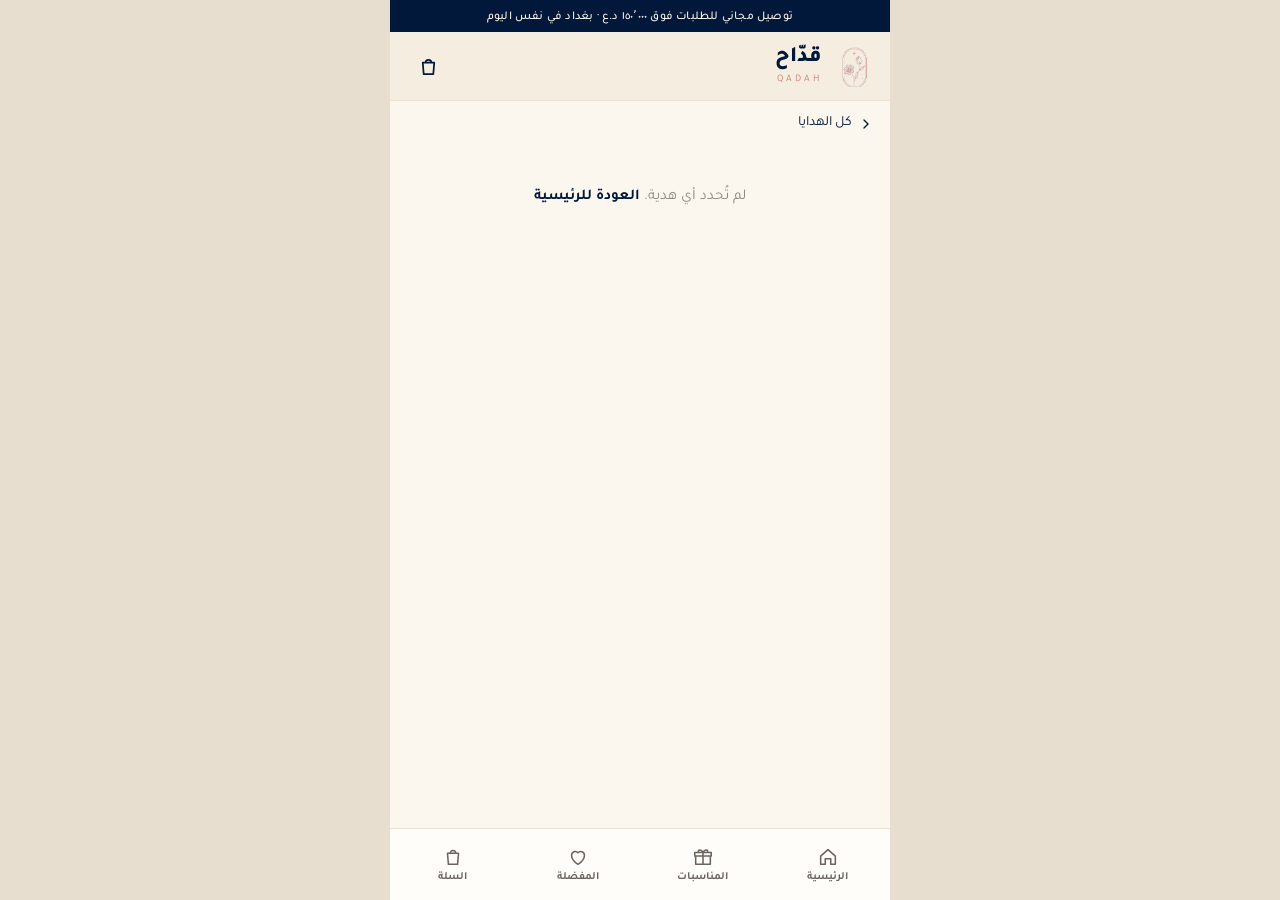
<file: product.html>
<!DOCTYPE html>
<html lang="ar" dir="rtl">
<head>
<meta charset="UTF-8">
<meta name="viewport" content="width=device-width, initial-scale=1, maximum-scale=1, user-scalable=no">
<title>قدّاح</title>
<link rel="preconnect" href="https://fonts.googleapis.com">
<link rel="preconnect" href="https://fonts.gstatic.com" crossorigin>
<link href="https://fonts.googleapis.com/css2?family=Tajawal:wght@400;500;700;800&family=Cormorant+Garamond:wght@500;600&display=swap" rel="stylesheet">
<link rel="stylesheet" href="styles.css">
<!-- SuperQi H5+ JSAPI bridge: the official hylid-bridge (superqi-dev-docs, JSAPI page).
     Loaded only inside the SuperQi container (user-agent check), because in a normal
     browser hylid-bridge also defines "my", so "typeof my" alone cannot tell us we are in SuperQi.
     QADAH_BRIDGE resolves to true once "my" is ready, false outside the app or on a load error. -->
<script>
  (function () {
    var ua = navigator.userAgent || "";
    var inApp = /AlipayClient|mPaaSClient|MiniProgram|SuperQi|QiNEO|Ariver|Griver|AppContainer|iapwallet/i.test(ua);
    window.QADAH_IN_SUPERQI = inApp;
    window.QADAH_BRIDGE = new Promise(function (resolve) {
      if (!inApp) { resolve(false); return; }
      var done = false;
      function finish(v) { if (!done) { done = true; resolve(v); } }
      var s = document.createElement("script");
      s.src = "https://cdn.marmot-cloud.com/npm/hylid-bridge/2.10.0/index.js";
      s.onload = function () { finish(typeof my !== "undefined" && !!my); };
      s.onerror = function () { finish(false); };
      setTimeout(function () { finish(typeof my !== "undefined" && !!my); }, 8000);
      document.head.appendChild(s);
    });
  })();
</script>
</head>
<body class="has-bnav">
<div class="promo">توصيل مجاني للطلبات فوق ١٥٠٬٠٠٠ د.ع · بغداد في نفس اليوم</div>
<header class="app-header">
  <a class="brand-link" href="index.html">
    <div class="brand">
      <img class="brand-icon" src="icon-cream.png" alt="">
      <span class="brand-text"><span class="brand-ar">قدّاح</span><span class="brand-en">QADAH</span></span>
    </div>
  </a>
  <div class="head-actions">
    <a class="icon-btn" href="cart.html" aria-label="السلة">
      <svg viewBox="0 0 24 24" fill="none" stroke="currentColor" stroke-width="1.8" stroke-linejoin="round"><path d="M6 8h12l-1 12H7L6 8z"/><path d="M9 8a3 3 0 0 1 6 0"/></svg>
      <span class="cart-badge" data-cart-count style="display:none">0</span>
    </a>
  </div>
</header>

<a class="back-link" href="index.html#gifts">
  <svg width="16" height="16" viewBox="0 0 24 24" fill="none" stroke="currentColor" stroke-width="2" stroke-linecap="round"><path d="M9 6l6 6-6 6"/></svg>كل الهدايا</a>

<main id="view" aria-live="polite">
  <div class="state">جارٍ التحميل...</div>
</main>

<nav class="bnav" aria-label="التنقل">
  <a href="index.html">
    <svg viewBox="0 0 24 24" fill="none" stroke="currentColor" stroke-width="1.7" stroke-linejoin="round"><path d="M4 11l8-7 8 7v9h-5v-6H9v6H4z"/></svg>الرئيسية</a>
  <a href="index.html#occasions">
    <svg viewBox="0 0 24 24" fill="none" stroke="currentColor" stroke-width="1.7" stroke-linejoin="round"><path d="M4 11h16v9H4zM3 7h18v4H3zM12 7v13M12 7c-2-4-6-3-5 0M12 7c2-4 6-3 5 0"/></svg>المناسبات</a>
  <a href="index.html#wish">
    <svg viewBox="0 0 24 24" fill="none" stroke="currentColor" stroke-width="1.7" stroke-linejoin="round"><path d="M12 20s-7-4.5-7-10a4 4 0 0 1 7-2.6A4 4 0 0 1 19 10c0 5.5-7 10-7 10z"/></svg>المفضلة</a>
  <a href="cart.html">
    <svg viewBox="0 0 24 24" fill="none" stroke="currentColor" stroke-width="1.7" stroke-linejoin="round"><path d="M6 8h12l-1 12H7L6 8z"/><path d="M9 8a3 3 0 0 1 6 0"/></svg>السلة
    <span class="cart-badge" data-cart-count style="display:none">0</span></a>
</nav>

<div class="qtoast" id="qtoast" role="status"></div>

<script src="config.js"></script>
<script src="cart.js"></script>
<script src="superqi.js"></script>
<script src="ui.js"></script>
<script src="pgallery.js"></script>
<script>
  var view = document.getElementById("view");

  function setState(html, isError) {
    view.innerHTML = '<div class="state' + (isError ? " error" : "") + '">' + html + "</div>";
  }

  function getId() {
    try { return new URLSearchParams(window.location.search).get("id"); } catch (e) { return null; }
  }

  var HEART = '<svg viewBox="0 0 24 24" fill="none" stroke="currentColor" stroke-width="1.8" stroke-linejoin="round"><path d="M12 20s-7-4.5-7-10a4 4 0 0 1 7-2.6A4 4 0 0 1 19 10c0 5.5-7 10-7 10z"/></svg>';

  function render(p, tags) {
    document.title = (p.name_ar || "هدية") + " · قدّاح";
    var src = photo(p), wished = Wish.has(p.id);
    var occ = tags.occasions.filter(function (o) { return (p.occasion_ids || []).indexOf(o.id) !== -1; });
    var rec = tags.recipients.filter(function (r) { return (p.recipient_ids || []).indexOf(r.id) !== -1; });
    var tagHtml =
      occ.map(function (o) { return '<a class="pd-tag" href="index.html#occ=' + encodeURIComponent(o.id) + '">' + esc(o.name_ar) + "</a>"; }).join("") +
      rec.map(function (r) { return '<a class="pd-tag rec" href="index.html#rec=' + encodeURIComponent(r.id) + '">' + esc(r.name_ar) + "</a>"; }).join("");
    var badge = BADGES[p.badge] ? '<span class="gbadge' + (p.badge === "premium" ? " premium" : "") + '">' + BADGES[p.badge] + "</span>" : "";

    view.innerHTML =
      '<div class="pd">' +
        '<div class="pd-media ph" id="pdMedia">' + badge + "</div>" +
        (tagHtml ? '<div class="pd-tags">' + tagHtml + "</div>" : '<div style="height:16px"></div>') +
        '<h1 class="pd-name">' + esc(p.name_ar || p.name_en || "") + "</h1>" +
        (p.name_en ? '<p class="pd-en">' + esc(p.name_en) + "</p>" : "") +
        '<div class="pd-price">' + formatPrice(p.price) + " <small>د.ع</small></div>" +
        '<div class="pd-buy">' +
          '<div class="stepper" role="group" aria-label="الكمية">' +
            '<button type="button" id="plus" aria-label="زيادة الكمية">+</button>' +
            '<span class="qty-val" id="qtyVal" aria-live="polite">1</span>' +
            '<button type="button" id="minus" aria-label="إنقاص الكمية">−</button>' +
          "</div>" +
          '<button type="button" class="add-btn" id="addBtn">أضف للسلة</button>' +
          '<button type="button" class="pd-wish" id="wishBtn" aria-pressed="' + wished + '" aria-label="' + (wished ? "إزالة من المفضلة" : "أضف إلى المفضلة") + '">' + HEART + "</button>" +
        "</div>" +
        '<ul class="perks">' +
          '<li><svg viewBox="0 0 24 24" fill="none" stroke="currentColor" stroke-width="1.6" stroke-linejoin="round"><path d="M3 7h11v9H3zM14 10h4l3 3v3h-7M7 19a2 2 0 1 0 0-4 2 2 0 0 0 0 4zM17 19a2 2 0 1 0 0-4 2 2 0 0 0 0 4z"/></svg>' +
            "<div><b>توصيل بنفس اليوم داخل بغداد</b><span>تختار يوم ووقت التوصيل عند إتمام الطلب.</span></div></li>" +
          '<li><svg viewBox="0 0 24 24" fill="none" stroke="currentColor" stroke-width="1.6" stroke-linejoin="round"><path d="M4 6h16v12H4zM8 10h8M8 14h5"/></svg>' +
            "<div><b>بطاقة بكلماتك</b><span>اكتب رسالتك للمستلم عند إتمام الطلب، ونرفقها مع الهدية.</span></div></li>" +
          '<li><svg viewBox="0 0 24 24" fill="none" stroke="currentColor" stroke-width="1.6" stroke-linejoin="round"><path d="M4 5h16v11H9l-5 4z"/></svg>' +
            '<div><b>سؤال عن هذه الهدية؟</b><span>راسلنا على واتساب: <span class="num" style="direction:ltr;unicode-bidi:isolate;font-weight:700;color:var(--navy)">0775 454 9417</span></span></div></li>' +
        "</ul>" +
        (p.note && String(p.note).trim() ? '<div class="pd-desc"><h2>عن الهدية</h2><p>' + esc(p.note) + "</p></div>" : "") +
        (p.code != null ? '<div class="pd-code">رقم الهدية: ' + esc(p.code) + "</div>" : "") +
      "</div>" +
      '<section class="rel" id="rel" hidden><h2 id="relTitle">قد تعجبك أيضاً</h2><div class="rel-row" id="relRow"></div></section>';

    /* الغلاف + الصور الإضافية (pgallery.js)؛ إن لم يُحمَّل الملف نعرض الغلاف فقط كما كان */
    var media = document.getElementById("pdMedia");
    if (window.QadahPGallery) QadahPGallery.mount(media, src, p.gallery, p.name_ar);
    else if (src) media.insertAdjacentHTML("afterbegin", '<img src="' + esc(src) + '" alt="' + esc(p.name_ar || "") + '" onerror="this.remove()">');

    var qty = 1, qtyVal = document.getElementById("qtyVal");
    document.getElementById("minus").addEventListener("click", function () { if (qty > 1) { qty--; qtyVal.textContent = qty; } });
    document.getElementById("plus").addEventListener("click", function () { qty++; qtyVal.textContent = qty; });
    document.getElementById("addBtn").addEventListener("click", function () {
      Cart.add(p.id, qty);
      toast("أُضيفت إلى السلة (" + qty + ') <a href="cart.html">إتمام الطلب</a>');
    });
    document.getElementById("wishBtn").addEventListener("click", function () {
      var on = Wish.toggle(p.id);
      this.setAttribute("aria-pressed", on);
      this.setAttribute("aria-label", on ? "إزالة من المفضلة" : "أضف إلى المفضلة");
      toast(on ? 'حُفظت في المفضلة <a href="index.html#wish">عرض المفضلة</a>' : "أُزيلت من المفضلة");
    });
  }

  function renderRelated(p, all, tags) {
    var myO = p.occasion_ids || [], myR = p.recipient_ids || [];
    var score = function (x) {
      return (x.occasion_ids || []).filter(function (i) { return myO.indexOf(i) !== -1; }).length * 2 +
             (x.recipient_ids || []).filter(function (i) { return myR.indexOf(i) !== -1; }).length;
    };
    var list = all.filter(function (x) { return x.id !== p.id && score(x) > 0; })
      .sort(function (a, b) { return score(b) - score(a); });
    if (list.length < 4) list = list.concat(all.filter(function (x) { return x.id !== p.id && x.featured && list.indexOf(x) === -1; }));
    list = list.slice(0, 6);
    if (!list.length) return;
    var first = tags.occasions.find(function (o) { return myO.indexOf(o.id) !== -1; });
    if (first) document.getElementById("relTitle").textContent = "هدايا أخرى لـ " + first.name_ar;
    document.getElementById("relRow").innerHTML = list.map(function (x) {
      return '<a class="rel-card" href="product.html?id=' + encodeURIComponent(x.id) + '"><div class="im ph">' +
        (photo(x) ? '<img src="' + esc(photo(x)) + '" alt="" loading="lazy" onerror="this.remove()">' : "") +
        '</div><div class="b"><div class="n">' + esc(x.name_ar) + '</div><div class="p">' + formatPrice(x.price) + " د.ع</div></div></a>";
    }).join("");
    document.getElementById("rel").hidden = false;
  }

  (async function load() {
    var id = getId();
    if (!id) { setState('لم تُحدد أي هدية. <a href="index.html">العودة للرئيسية</a>'); return; }
    var rows;
    try {
      rows = await fetchCatalog("select=*&id=eq." + encodeURIComponent(id));
    } catch (err) {
      console.error(err);
      setState('تعذّر تحميل الهدية. تحقق من الاتصال وحاول مرة أخرى. <a href="index.html">العودة للرئيسية</a>', true);
      return;
    }
    if (!rows.length) { setState('الهدية غير موجودة أو لم تعد متاحة. <a href="index.html">العودة للرئيسية</a>'); return; }
    var tags = await loadTags();
    render(rows[0], tags);
    try {
      var all = await fetchCatalog("select=id,name_ar,price,image_url,featured,occasion_ids,recipient_ids");
      renderRelated(rows[0], all, tags);
    } catch (e) { console.warn("related", e); }
  })();
</script>
</body>
</html>
</file>
<file: styles.css>
/* Qadah mini app — brand system: navy, rose, cream (from the logo + qadah.co).
   Layout composition inspired by premium flower stores; colors are Qadah's own. */
:root {
  --navy: #01183a;         /* brand navy, from the logo background */
  --navy-dark: #000f28;    /* pressed states */
  --navy-2: #0b2650;       /* raised navy surface */
  --rose: #dca096;         /* accent, from the logo flowers + QADAH text */
  --rose-strong: #c98578;  /* stronger accent */
  --rose-soft: #f4e4df;    /* soft rose tint for strips/success */
  --cream-page: #fbf6ee;   /* page background */
  --cream: #f5ede0;        /* secondary cream surface */
  --card: #fffdfa;         /* cards, warm white */
  --ink: #24303c;          /* text on cream */
  --muted: #8f8781;        /* muted taupe */
  --line: #ece2d4;         /* warm hairline */
}

* { box-sizing: border-box; }
html, body { margin: 0; padding: 0; }
html { background: #e7ded0; }

body {
  direction: rtl;
  max-width: 500px;
  margin: 0 auto;
  min-height: 100vh;
  background: var(--cream-page);
  color: var(--ink);
  font-family: "Tajawal", "Segoe UI", Tahoma, sans-serif;
  -webkit-font-smoothing: antialiased;
}

/* Header (cream, like the qadah.co logo bar) */
.app-header {
  position: sticky;
  top: 0;
  z-index: 10;
  display: flex;
  align-items: center;
  justify-content: space-between;
  padding: 12px 16px;
  background: var(--cream);
  color: var(--navy);
  border-bottom: 1px solid var(--line);
}
.brand-link { text-decoration: none; color: inherit; }
.brand { display: flex; align-items: center; gap: 10px; }
.brand-icon {
  width: 42px;
  height: 42px;
  border-radius: 10px;
  display: block;
  object-fit: cover;
}
.brand-text { display: flex; flex-direction: column; line-height: 1.15; }
.brand-ar {
  font-family: "Tajawal", sans-serif;
  font-size: 22px;
  font-weight: 700;
  color: var(--navy);
}
.brand-en {
  font-size: 10px;
  letter-spacing: 3px;
  color: var(--rose-strong);
  margin-top: 4px;
}

.cart-link {
  position: relative;
  display: inline-flex;
  align-items: center;
  color: var(--navy);
  text-decoration: none;
}
.cart-link svg { width: 26px; height: 26px; }
.cart-badge {
  position: absolute;
  top: -6px;
  left: -8px;
  min-width: 18px;
  height: 18px;
  padding: 0 4px;
  border-radius: 9px;
  background: var(--navy);
  color: var(--cream-page);
  font-size: 12px;
  font-weight: 700;
  line-height: 18px;
  text-align: center;
}

/* Top delivery bar (navy, above the header) */
.promo {
  background: var(--navy);
  color: var(--cream-page);
  text-align: center;
  font-size: 12px;
  font-weight: 500;
  letter-spacing: .2px;
  padding: 8px 12px;
}

/* Search + filters */
.search-wrap { padding: 14px 16px 6px; }
.search {
  width: 100%;
  padding: 12px 14px;
  border: 1px solid var(--line);
  border-radius: 12px;
  background: var(--card);
  color: var(--ink);
  font-family: inherit;
  font-size: 15px;
  outline: none;
}
.search:focus { border-color: var(--rose); }

.filters {
  display: flex;
  gap: 8px;
  overflow-x: auto;
  padding: 8px 16px 12px;
  -webkit-overflow-scrolling: touch;
}
.chip {
  flex: 0 0 auto;
  padding: 7px 14px;
  border: 1px solid var(--line);
  border-radius: 20px;
  background: var(--card);
  color: var(--navy);
  font-size: 14px;
  cursor: pointer;
  white-space: nowrap;
}
.chip.active { background: var(--navy); border-color: var(--navy); color: var(--cream-page); }

/* Catalog grid */
.grid {
  display: grid;
  grid-template-columns: repeat(2, 1fr);
  gap: 12px;
  padding: 6px 16px 32px;
}
.card {
  position: relative;
  display: block;
  background: var(--card);
  border: 1px solid var(--line);
  border-radius: 16px;
  overflow: hidden;
  text-decoration: none;
  color: inherit;
  box-shadow: 0 8px 20px rgba(1, 24, 58, 0.05);
}
.thumb { aspect-ratio: 1 / 1; background: var(--cream); overflow: hidden; }
.thumb img { width: 100%; height: 100%; object-fit: cover; display: block; }
.card-body { padding: 10px 12px 14px; }
.name {
  font-family: "Tajawal", sans-serif;
  font-size: 17px;
  font-weight: 700;
  line-height: 1.4;
  color: var(--navy);
  min-height: 47px;
}
.price { margin-top: 6px; font-size: 15px; font-weight: 700; color: var(--ink); }
.price .cur { font-size: 12px; color: var(--muted); font-weight: 500; }
.badge {
  position: absolute;
  top: 10px;
  right: 10px;
  padding: 4px 10px;
  border-radius: 14px;
  background: var(--rose);
  color: var(--navy);
  font-size: 12px;
  font-weight: 700;
}

.state { grid-column: 1 / -1; padding: 48px 16px; text-align: center; color: var(--muted); font-size: 15px; }
.state.error { color: var(--rose-strong); }
.state a { color: var(--navy); text-decoration: none; font-weight: 700; }

/* Product page */
.back-link {
  display: inline-flex;
  align-items: center;
  gap: 6px;
  margin: 14px 16px 0;
  color: var(--navy);
  text-decoration: none;
  font-size: 14px;
}
.product { padding: 12px 16px 40px; }
.product-img {
  width: 100%;
  aspect-ratio: 1 / 1;
  object-fit: cover;
  border-radius: 16px;
  background: var(--cream);
  display: block;
}
.p-name-ar {
  font-family: "Tajawal", sans-serif;
  font-size: 24px;
  font-weight: 700;
  color: var(--navy);
  margin: 16px 0 2px;
}
.p-name-en { font-size: 14px; color: var(--muted); margin: 0 0 10px; direction: ltr; text-align: right; }
.p-price { font-size: 22px; font-weight: 700; color: var(--ink); margin: 6px 0 14px; }
.p-price .cur { font-size: 13px; color: var(--muted); font-weight: 500; }
.tags { display: flex; flex-wrap: wrap; gap: 8px; margin-bottom: 14px; }
.tag {
  padding: 5px 12px;
  border-radius: 16px;
  background: var(--cream);
  border: 1px solid var(--line);
  color: var(--navy);
  font-size: 13px;
}
.p-desc { font-size: 15px; line-height: 1.9; color: var(--ink); margin: 0 0 22px; }
.qty-row { display: flex; align-items: center; gap: 14px; margin-bottom: 18px; }
.qty-label { font-size: 15px; color: var(--ink); }
.stepper {
  display: inline-flex;
  align-items: center;
  border: 1px solid var(--line);
  border-radius: 12px;
  overflow: hidden;
  background: var(--card);
}
.stepper button {
  width: 42px;
  height: 42px;
  border: none;
  background: var(--card);
  color: var(--navy);
  font-size: 20px;
  font-weight: 700;
  cursor: pointer;
}
.stepper button:active { background: var(--cream); }
.stepper .qty-val { min-width: 46px; text-align: center; font-size: 16px; font-weight: 700; }
.add-btn {
  width: 100%;
  padding: 15px;
  border: none;
  border-radius: 14px;
  background: var(--navy);
  color: var(--cream-page);
  font-family: inherit;
  font-size: 17px;
  font-weight: 700;
  cursor: pointer;
  transition: background 0.2s;
}
.add-btn:active { background: var(--navy-dark); }
.add-btn.added { background: var(--rose); color: var(--navy); }

/* Cart */
.cart-list { padding: 8px 16px 0; }
.cart-line { display: flex; gap: 12px; padding: 12px 0; border-bottom: 1px solid var(--line); }
.line-img { width: 68px; height: 68px; border-radius: 12px; object-fit: cover; background: var(--cream); flex: 0 0 auto; }
.line-body { flex: 1 1 auto; min-width: 0; }
.line-name { font-family: "Tajawal", sans-serif; font-size: 16px; font-weight: 700; color: var(--navy); line-height: 1.4; }
.line-unit { font-size: 13px; color: var(--muted); margin-top: 2px; }
.line-controls { display: flex; align-items: center; gap: 12px; margin-top: 8px; }
.mini-stepper { display: inline-flex; align-items: center; border: 1px solid var(--line); border-radius: 10px; overflow: hidden; background: var(--card); }
.mini-stepper button { width: 32px; height: 32px; border: none; background: var(--card); color: var(--navy); font-size: 17px; font-weight: 700; cursor: pointer; }
.mini-stepper button:active { background: var(--cream); }
.mini-stepper .mq { min-width: 30px; text-align: center; font-size: 14px; font-weight: 700; }
.remove-btn { border: none; background: none; color: var(--muted); font-size: 13px; cursor: pointer; text-decoration: underline; font-family: inherit; padding: 0; }
.line-total { flex: 0 0 auto; align-self: center; font-size: 15px; font-weight: 700; color: var(--ink); white-space: nowrap; }
.line-total .cur { font-size: 11px; color: var(--muted); font-weight: 500; }

.summary { padding: 16px; }
.summary-row { display: flex; justify-content: space-between; font-size: 15px; color: var(--ink); padding: 6px 0; }
.summary-row .muted { color: var(--muted); }
.summary-total { font-size: 18px; font-weight: 700; color: var(--navy); border-top: 1px solid var(--line); margin-top: 6px; padding-top: 12px; }
.checkout-btn {
  width: calc(100% - 32px);
  margin: 4px 16px 6px;
  padding: 15px;
  border: none;
  border-radius: 14px;
  background: var(--navy);
  color: var(--cream-page);
  font-family: inherit;
  font-size: 17px;
  font-weight: 700;
  cursor: pointer;
}
.checkout-btn:active { background: var(--navy-dark); }
.checkout-note { margin: 0 16px 30px; font-size: 13px; color: var(--muted); text-align: center; }

.empty { padding: 60px 24px; text-align: center; color: var(--muted); font-size: 15px; }
.empty a { display: inline-block; margin-top: 16px; color: var(--cream-page); background: var(--navy); padding: 12px 22px; border-radius: 12px; text-decoration: none; font-weight: 700; }

/* Checkout modal */
.modal-overlay {
  position: fixed;
  inset: 0;
  background: rgba(1, 24, 58, 0.55);
  display: none;
  align-items: flex-start;
  justify-content: center;
  padding: 24px 12px;
  overflow-y: auto;
  z-index: 50;
}
.modal-overlay.open { display: flex; }
.modal { background: var(--card); width: 100%; max-width: 460px; border-radius: 16px; padding: 20px 18px 22px; }
.modal h2 { font-family: "Tajawal", sans-serif; color: var(--navy); font-size: 20px; margin: 0 0 4px; }
.modal .modal-sub { color: var(--muted); font-size: 13px; margin: 0 0 12px; }
.form-section { font-size: 14px; font-weight: 700; color: var(--navy); margin: 16px 0 8px; }
.field { margin-bottom: 12px; }
.field label { display: block; font-size: 13px; color: var(--ink); margin-bottom: 5px; }
.field input, .field textarea, .field select {
  width: 100%;
  padding: 11px 12px;
  border: 1px solid var(--line);
  border-radius: 10px;
  background: var(--cream);
  color: var(--ink);
  font-family: inherit;
  font-size: 15px;
  outline: none;
}
.field input:focus, .field textarea:focus, .field select:focus { border-color: var(--rose); }
.field textarea { resize: vertical; min-height: 60px; }
.two { display: flex; gap: 10px; }
.two .field { flex: 1; }
.modal-error { color: var(--rose-strong); font-size: 13px; margin: 10px 0 0; display: none; }
.modal-error.show { display: block; }
.modal-actions { display: flex; gap: 10px; margin-top: 18px; }
.btn-secondary {
  flex: 0 0 auto;
  padding: 13px 18px;
  border: 1px solid var(--line);
  border-radius: 12px;
  background: var(--card);
  color: var(--ink);
  font-family: inherit;
  font-size: 15px;
  cursor: pointer;
}
.btn-primary {
  flex: 1;
  padding: 13px;
  border: none;
  border-radius: 12px;
  background: var(--navy);
  color: var(--cream-page);
  font-family: inherit;
  font-size: 16px;
  font-weight: 700;
  cursor: pointer;
}
.btn-primary:disabled { opacity: 0.6; cursor: default; }

.success { padding: 50px 24px; text-align: center; }
.success .tick {
  width: 64px;
  height: 64px;
  border-radius: 50%;
  background: var(--rose);
  color: var(--navy);
  display: inline-flex;
  align-items: center;
  justify-content: center;
  font-size: 34px;
  margin: 0 auto 16px;
}
.success h2 { font-family: "Tajawal", sans-serif; color: var(--navy); font-size: 22px; margin: 0 0 8px; }
.success .code { font-size: 18px; font-weight: 700; color: var(--ink); margin: 8px 0; }
.success .total { color: var(--muted); font-size: 15px; }
.success a {
  display: inline-block;
  margin-top: 20px;
  background: var(--navy);
  color: var(--cream-page);
  padding: 12px 24px;
  border-radius: 12px;
  text-decoration: none;
  font-weight: 700;
}

/* ---- Cream logo card on the navy header (like qadah.co) ---- */
.brand-icon { background: var(--cream); }

/* ---- Modern bold headings (match qadah.co) ---- */
.brand-ar, .name, .p-name-ar, .line-name, .hero-title, .modal h2, .success h2 { font-weight: 800; }
.brand-ar { letter-spacing: 0; }

/* ---- Hero section (cream), inspired by qadah.co ---- */
.hero { padding: 16px 16px 4px; }
.hero-img {
  border-radius: 20px;
  overflow: hidden;
  background: var(--cream);
  box-shadow: 0 14px 30px rgba(1, 24, 58, 0.10);
}
.hero-img img { width: 100%; display: block; aspect-ratio: 1 / 1; object-fit: cover; }
.hero-body { text-align: center; padding: 18px 6px 10px; }
.hero-tag {
  display: inline-block;
  background: var(--rose-soft);
  color: var(--rose-strong);
  font-size: 12px;
  font-weight: 700;
  padding: 6px 14px;
  border-radius: 16px;
  margin-bottom: 12px;
}
.hero-title {
  font-family: "Tajawal", sans-serif;
  font-weight: 800;
  font-size: 32px;
  color: var(--navy);
  margin: 0 0 8px;
  line-height: 1.2;
}
.hero-sub { color: var(--ink); font-size: 15px; line-height: 1.7; margin: 0 auto 6px; max-width: 300px; }
.hero-en { display: block; color: var(--rose); font-size: 11px; letter-spacing: 3px; margin-bottom: 16px; }
.hero-actions { display: flex; gap: 10px; justify-content: center; }
.hero-btn {
  padding: 12px 22px;
  border: none;
  border-radius: 14px;
  background: var(--navy);
  color: var(--cream-page);
  font-family: inherit;
  font-size: 15px;
  font-weight: 700;
  cursor: pointer;
}
.hero-btn:active { background: var(--navy-dark); }
.hero-btn.ghost { background: transparent; color: var(--navy); border: 1px solid var(--line); }

/* Softer catalog rhythm */
.grid { gap: 14px; }
.card { border-radius: 18px; box-shadow: 0 10px 24px rgba(1, 24, 58, 0.06); }

/* =====================================================================
   v2 — occasion-first home (from the approved prototype, Oct 2026)
   New class names only, so the cart and checkout above are untouched.
   ===================================================================== */
:root { --rose-deep: #b0705f; --ok: #2e7d5b; --muted-2: #6b645e; }
.latin { font-family: "Cormorant Garamond", Georgia, serif; letter-spacing: 3px; font-weight: 600; color: var(--rose-deep); direction: ltr; unicode-bidi: isolate; }
body.has-bnav { padding-bottom: 84px; }
button { font-family: inherit; }
:focus-visible { outline: 2px solid var(--rose-strong); outline-offset: 2px; }

/* header actions */
.head-actions { display: flex; align-items: center; gap: 2px; }
.icon-btn { position: relative; width: 44px; height: 44px; border: none; background: transparent; border-radius: 12px; display: inline-flex; align-items: center; justify-content: center; color: var(--navy); text-decoration: none; }
.icon-btn svg { width: 23px; height: 23px; }
.icon-btn .cart-badge { top: 4px; left: 2px; background: var(--rose-strong); color: #fff; }

/* hero */
.hx { padding: 14px 16px 4px; }
.hx-media { position: relative; border-radius: 24px; overflow: hidden; background: var(--rose-soft); aspect-ratio: 5 / 4; }
.hx-media img { width: 100%; height: 100%; object-fit: cover; display: block; }
.hx-pill { position: absolute; top: 12px; right: 12px; background: var(--card); color: var(--navy); font-size: 12px; font-weight: 700; padding: 7px 12px; border-radius: 999px; }
.hx-body { padding: 18px 4px 0; }
.hx-body .latin { font-size: 13px; }
.hx-title { font-size: 32px; line-height: 1.25; font-weight: 800; color: var(--navy); margin: 6px 0 8px; }
.hx-sub { font-size: 15px; line-height: 1.8; color: #5a534e; margin: 0; }
.hx-cta { display: flex; gap: 10px; margin-top: 18px; }
.hx-btn { flex: 1; min-height: 50px; border-radius: 14px; border: 1.5px solid var(--navy); background: var(--navy); color: var(--cream-page); font-size: 15px; font-weight: 700; display: inline-flex; align-items: center; justify-content: center; gap: 8px; text-decoration: none; cursor: pointer; }
.hx-btn.ghost { background: transparent; color: var(--navy); }
.hx-btn svg { width: 17px; height: 17px; }

/* trust */
.tgrid { display: grid; grid-template-columns: repeat(2, minmax(0, 1fr)); gap: 10px; padding: 22px 16px 6px; }
.titem { background: var(--card); border: 1px solid var(--line); border-radius: 16px; padding: 14px; display: flex; flex-direction: column; gap: 6px; }
.titem svg { width: 24px; height: 24px; color: var(--rose-strong); }
.titem b { font-size: 14px; color: var(--navy); }
.titem span { font-size: 12px; color: var(--muted-2); }

/* sections */
.sec { padding: 28px 0 0; }
.sec-head { padding: 0 20px; }
.sec-title { font-size: 23px; font-weight: 800; color: var(--navy); margin: 0; }
.sec-sub { font-size: 14px; color: var(--muted-2); margin: 4px 0 0; }

/* chips */
.hchips { display: flex; gap: 8px; overflow-x: auto; padding: 14px 16px 4px; scrollbar-width: none; -webkit-overflow-scrolling: touch; }
.hchips::-webkit-scrollbar { display: none; }
.hchip { flex-shrink: 0; min-height: 44px; padding: 0 16px; border-radius: 999px; border: 1px solid var(--line); background: var(--card); color: var(--ink); font-size: 14px; font-weight: 700; display: inline-flex; align-items: center; gap: 7px; cursor: pointer; }
.hchip svg { width: 18px; height: 18px; color: var(--rose-strong); }
.hchip[aria-pressed="true"] { background: var(--navy); border-color: var(--navy); color: var(--cream-page); }
.hchip[aria-pressed="true"] svg { color: var(--rose); }
.hchips.small .hchip { min-height: 40px; font-size: 13px; padding: 0 14px; }
.hchips-label { flex-shrink: 0; align-self: center; font-size: 13px; color: var(--muted-2); font-weight: 700; }

/* gifts */
.gbar { display: flex; align-items: baseline; justify-content: space-between; gap: 10px; padding: 0 16px 12px; }
.gbar h3 { margin: 0; font-size: 19px; font-weight: 800; color: var(--navy); }
.gbar .count { font-size: 13px; color: var(--muted-2); }
.gbar .clear { border: none; background: none; color: var(--navy); font-weight: 700; font-size: 13px; text-decoration: underline; cursor: pointer; padding: 10px 0; }
.gsearch { display: block; padding: 0 16px 12px; position: relative; }
.gsearch input { width: 100%; height: 46px; padding: 0 42px 0 14px; border: 1px solid var(--line); border-radius: 14px; background: var(--card); color: var(--ink); font-family: inherit; font-size: 15px; outline: none; }
.gsearch input:focus { border-color: var(--rose); }
.gsearch svg { position: absolute; right: 30px; top: 14px; width: 18px; height: 18px; color: var(--muted); pointer-events: none; }
.ggrid { display: grid; grid-template-columns: repeat(2, minmax(0, 1fr)); gap: 12px; padding: 0 16px; }
.gcard { position: relative; background: var(--card); border-radius: 18px; overflow: hidden; box-shadow: 0 6px 20px rgba(1, 24, 58, 0.06); display: flex; flex-direction: column; }
.gcard-media { position: relative; display: block; aspect-ratio: 1 / 1; overflow: hidden; }
.gcard-media img { position: absolute; inset: 0; width: 100%; height: 100%; object-fit: cover; }
.gbadge { position: absolute; top: 10px; right: 10px; z-index: 2; background: var(--card); color: var(--navy); font-size: 11px; font-weight: 800; padding: 5px 9px; border-radius: 999px; }
.gbadge.premium { background: var(--navy); color: var(--rose); }
.gwish { position: absolute; top: 4px; left: 4px; z-index: 3; width: 44px; height: 44px; border: none; background: transparent; display: flex; align-items: center; justify-content: center; cursor: pointer; }
.gwish span { width: 32px; height: 32px; border-radius: 50%; background: var(--card); display: flex; align-items: center; justify-content: center; }
.gwish svg { width: 17px; height: 17px; color: var(--navy); }
.gwish[aria-pressed="true"] svg { color: var(--rose-strong); fill: var(--rose-strong); }
.gcard-body { padding: 10px 12px 12px; display: flex; flex-direction: column; gap: 3px; flex: 1; }
.gmeta { font-size: 11px; color: var(--muted-2); display: flex; align-items: center; gap: 4px; }
.gmeta svg { width: 12px; height: 12px; color: var(--ok); flex-shrink: 0; }
.gname { font-size: 15px; font-weight: 700; color: var(--navy); line-height: 1.4; text-decoration: none; }
.gfoot { margin-top: auto; padding-top: 8px; display: flex; align-items: center; justify-content: space-between; gap: 6px; }
.gprice { font-size: 15px; font-weight: 800; color: var(--navy); }
.gprice small { font-size: 11px; color: var(--muted-2); font-weight: 600; }
.gadd { width: 44px; height: 44px; border-radius: 14px; border: none; background: var(--navy); color: var(--cream-page); display: inline-flex; align-items: center; justify-content: center; cursor: pointer; flex-shrink: 0; }
.gadd svg { width: 18px; height: 18px; }
.gstate { grid-column: 1 / -1; padding: 40px 16px; text-align: center; color: var(--muted-2); font-size: 15px; }
.gstate b { display: block; color: var(--navy); font-size: 17px; margin-bottom: 4px; }
.gstate button { margin-top: 12px; min-height: 44px; padding: 0 18px; border-radius: 12px; border: 1.5px solid var(--navy); background: transparent; color: var(--navy); font-weight: 700; cursor: pointer; }
.ph { background: var(--rose-soft) url("data:image/svg+xml;utf8,<svg xmlns='http://www.w3.org/2000/svg' width='120' height='120' viewBox='0 0 120 120'><g fill='none' stroke='%2301183a' stroke-width='2' stroke-linecap='round' opacity='0.26'><circle cx='60' cy='46' r='12'/><path d='M60 34c-8-6-18 0-14 9M60 34c8-6 18 0 14 9M48 55c-9 2-12 13-3 16M72 55c9 2 12 13 3 16M60 58c-7 5-4 15 0 15 4 0 7-10 0-15Z'/><path d='M60 73v26M60 84c-8-2-15 3-18 10M60 90c8-2 15 3 18 10'/></g></svg>") center/64px no-repeat; }
.skel .gcard-media { background: var(--cream); }
.skel .gcard-body > * { background: var(--cream); color: transparent; border-radius: 6px; }

/* finder */
.finder { margin: 28px 16px 0; background: var(--navy); color: var(--cream-page); border-radius: 24px; padding: 24px 20px; }
.finder .latin { color: var(--rose); font-size: 12px; }
.finder h2 { font-size: 22px; font-weight: 800; margin: 6px 0 4px; }
.finder .lead { color: #d9d2c8; font-size: 14px; margin: 0 0 16px; }
.fbars { display: flex; gap: 6px; margin-bottom: 14px; }
.fbars i { flex: 1; height: 4px; border-radius: 2px; background: rgba(251, 246, 238, .2); }
.fbars i.on { background: var(--rose); }
.fstep { font-size: 12px; font-weight: 700; color: var(--rose); }
.fq { font-size: 18px; font-weight: 800; margin: 4px 0 12px; }
.fopts { display: grid; grid-template-columns: repeat(2, minmax(0, 1fr)); gap: 8px; }
.fopt { min-height: 48px; border-radius: 14px; border: 1px solid rgba(251, 246, 238, .25); background: rgba(251, 246, 238, .06); color: var(--cream-page); font-size: 14px; font-weight: 700; padding: 8px; cursor: pointer; }
.fback { margin-top: 10px; height: 44px; border: none; background: transparent; color: var(--rose); font-weight: 700; font-size: 14px; padding: 0; cursor: pointer; }
.fmatch { display: flex; align-items: center; gap: 12px; background: rgba(251, 246, 238, .08); border-radius: 14px; padding: 8px 10px; margin-bottom: 8px; color: inherit; text-decoration: none; }
.fmatch-img { width: 50px; height: 50px; border-radius: 10px; overflow: hidden; position: relative; flex-shrink: 0; }
.fmatch-img img { width: 100%; height: 100%; object-fit: cover; display: block; }
.fmatch b { flex: 1; font-size: 14px; }
.fmatch span { color: var(--rose); font-size: 13px; font-weight: 700; white-space: nowrap; }
.factions { display: flex; gap: 8px; margin-top: 14px; }
.factions button { min-height: 48px; border-radius: 14px; font-weight: 800; font-size: 15px; cursor: pointer; padding: 0 16px; }
.fapply { flex: 1; border: none; background: var(--rose); color: var(--navy); }
.freset { border: 1px solid rgba(251, 246, 238, .35); background: transparent; color: var(--cream-page); }

/* help */
.helpbox { margin: 20px 16px 0; background: var(--card); border: 1px solid var(--line); border-radius: 20px; padding: 16px; display: flex; align-items: center; gap: 12px; }
.helpbox .ic { width: 46px; height: 46px; border-radius: 50%; background: var(--rose-soft); display: flex; align-items: center; justify-content: center; flex-shrink: 0; }
.helpbox .ic svg { width: 22px; height: 22px; color: var(--navy); }
.helpbox b { display: block; color: var(--navy); font-size: 15px; }
.helpbox span { font-size: 13px; color: var(--muted-2); }
.helpbox .num { direction: ltr; unicode-bidi: isolate; font-weight: 700; color: var(--navy); }
.foot-note { text-align: center; padding: 26px 16px 10px; color: var(--muted-2); font-size: 12px; }
.foot-note b { display: block; color: var(--navy); font-size: 18px; margin-bottom: 2px; }

/* bottom nav */
.bnav { position: fixed; bottom: 0; left: 0; right: 0; max-width: 500px; margin: 0 auto; height: 72px; background: var(--card); border-top: 1px solid var(--line); display: grid; grid-template-columns: repeat(4, minmax(0, 1fr)); z-index: 40; padding-bottom: env(safe-area-inset-bottom); }
.bnav a, .bnav button { border: none; background: none; text-decoration: none; color: var(--muted-2); display: flex; flex-direction: column; align-items: center; justify-content: center; gap: 3px; font-size: 11px; font-weight: 700; position: relative; cursor: pointer; }
.bnav svg { width: 22px; height: 22px; }
.bnav .on { color: var(--navy); }
.bnav .cart-badge { top: 8px; left: calc(50% - 22px); background: var(--rose-strong); color: #fff; }

/* toast */
.qtoast { position: fixed; left: 16px; right: 16px; bottom: 88px; max-width: 468px; margin: 0 auto; background: var(--navy); color: var(--cream-page); border-radius: 14px; padding: 13px 16px; font-size: 14px; font-weight: 700; box-shadow: 0 10px 30px rgba(1, 24, 58, .25); opacity: 0; transform: translateY(10px); pointer-events: none; transition: opacity .2s, transform .2s; z-index: 60; display: flex; justify-content: space-between; gap: 10px; }
.qtoast.show { opacity: 1; transform: none; pointer-events: auto; }
.qtoast a { color: var(--rose); white-space: nowrap; }

/* product v2 */
.pd { padding: 12px 16px 24px; }
.pd-media { position: relative; border-radius: 22px; overflow: hidden; aspect-ratio: 1 / 1; }
.pd-media img { position: absolute; inset: 0; width: 100%; height: 100%; object-fit: cover; }
.pd-tags { display: flex; flex-wrap: wrap; gap: 6px; margin: 16px 0 8px; }
.pd-tag { font-size: 12px; font-weight: 700; padding: 5px 12px; border-radius: 999px; background: var(--rose-soft); color: var(--rose-deep); text-decoration: none; }
.pd-tag.rec { background: rgba(1, 24, 58, .06); color: var(--navy); }
.pd-name { font-size: 26px; font-weight: 800; color: var(--navy); line-height: 1.3; margin: 0; }
.pd-en { font-size: 14px; color: var(--muted-2); direction: ltr; text-align: right; margin: 2px 0 0; }
.pd-price { font-size: 24px; font-weight: 800; color: var(--navy); margin: 10px 0 16px; }
.pd-price small { font-size: 14px; color: var(--muted-2); font-weight: 600; }
.pd-buy { display: flex; gap: 8px; align-items: stretch; }
.pd-buy .stepper button { height: 52px; width: 44px; }
.pd-buy .add-btn { flex: 1; width: auto; padding: 0 10px; min-height: 52px; }
.pd-wish { width: 52px; border-radius: 14px; border: 1px solid var(--line); background: var(--card); display: inline-flex; align-items: center; justify-content: center; color: var(--navy); cursor: pointer; flex-shrink: 0; }
.pd-wish svg { width: 22px; height: 22px; }
.pd-wish[aria-pressed="true"] svg { color: var(--rose-strong); fill: var(--rose-strong); }
.perks { list-style: none; margin: 20px 0 0; padding: 16px 0 0; border-top: 1px solid var(--line); display: flex; flex-direction: column; gap: 12px; }
.perks li { display: flex; gap: 10px; }
.perks svg { width: 21px; height: 21px; color: var(--rose-strong); flex-shrink: 0; margin-top: 2px; }
.perks b { display: block; color: var(--navy); font-size: 14px; }
.perks span { font-size: 13px; color: var(--muted-2); }
.pd-desc { margin-top: 16px; padding-top: 14px; border-top: 1px solid var(--line); }
.pd-desc h2 { font-size: 15px; color: var(--navy); margin: 0 0 4px; }
.pd-desc p { margin: 0; font-size: 15px; line-height: 1.9; }
.pd-code { font-size: 12px; color: var(--muted-2); margin-top: 10px; }
.rel { padding: 22px 0 0; }
.rel h2 { font-size: 19px; font-weight: 800; color: var(--navy); margin: 0 16px 12px; }
.rel-row { display: flex; gap: 12px; overflow-x: auto; padding: 0 16px 4px; scrollbar-width: none; }
.rel-row::-webkit-scrollbar { display: none; }
.rel-card { flex: 0 0 150px; background: var(--card); border-radius: 16px; overflow: hidden; text-decoration: none; color: inherit; box-shadow: 0 6px 18px rgba(1, 24, 58, .06); }
.rel-card .im { aspect-ratio: 1 / 1; position: relative; }
.rel-card .im img { position: absolute; inset: 0; width: 100%; height: 100%; object-fit: cover; }
.rel-card .b { padding: 8px 10px 10px; }
.rel-card .n { font-size: 13px; font-weight: 700; color: var(--navy); line-height: 1.4; }
.rel-card .p { font-size: 13px; font-weight: 800; color: var(--navy); margin-top: 2px; }
</file>
